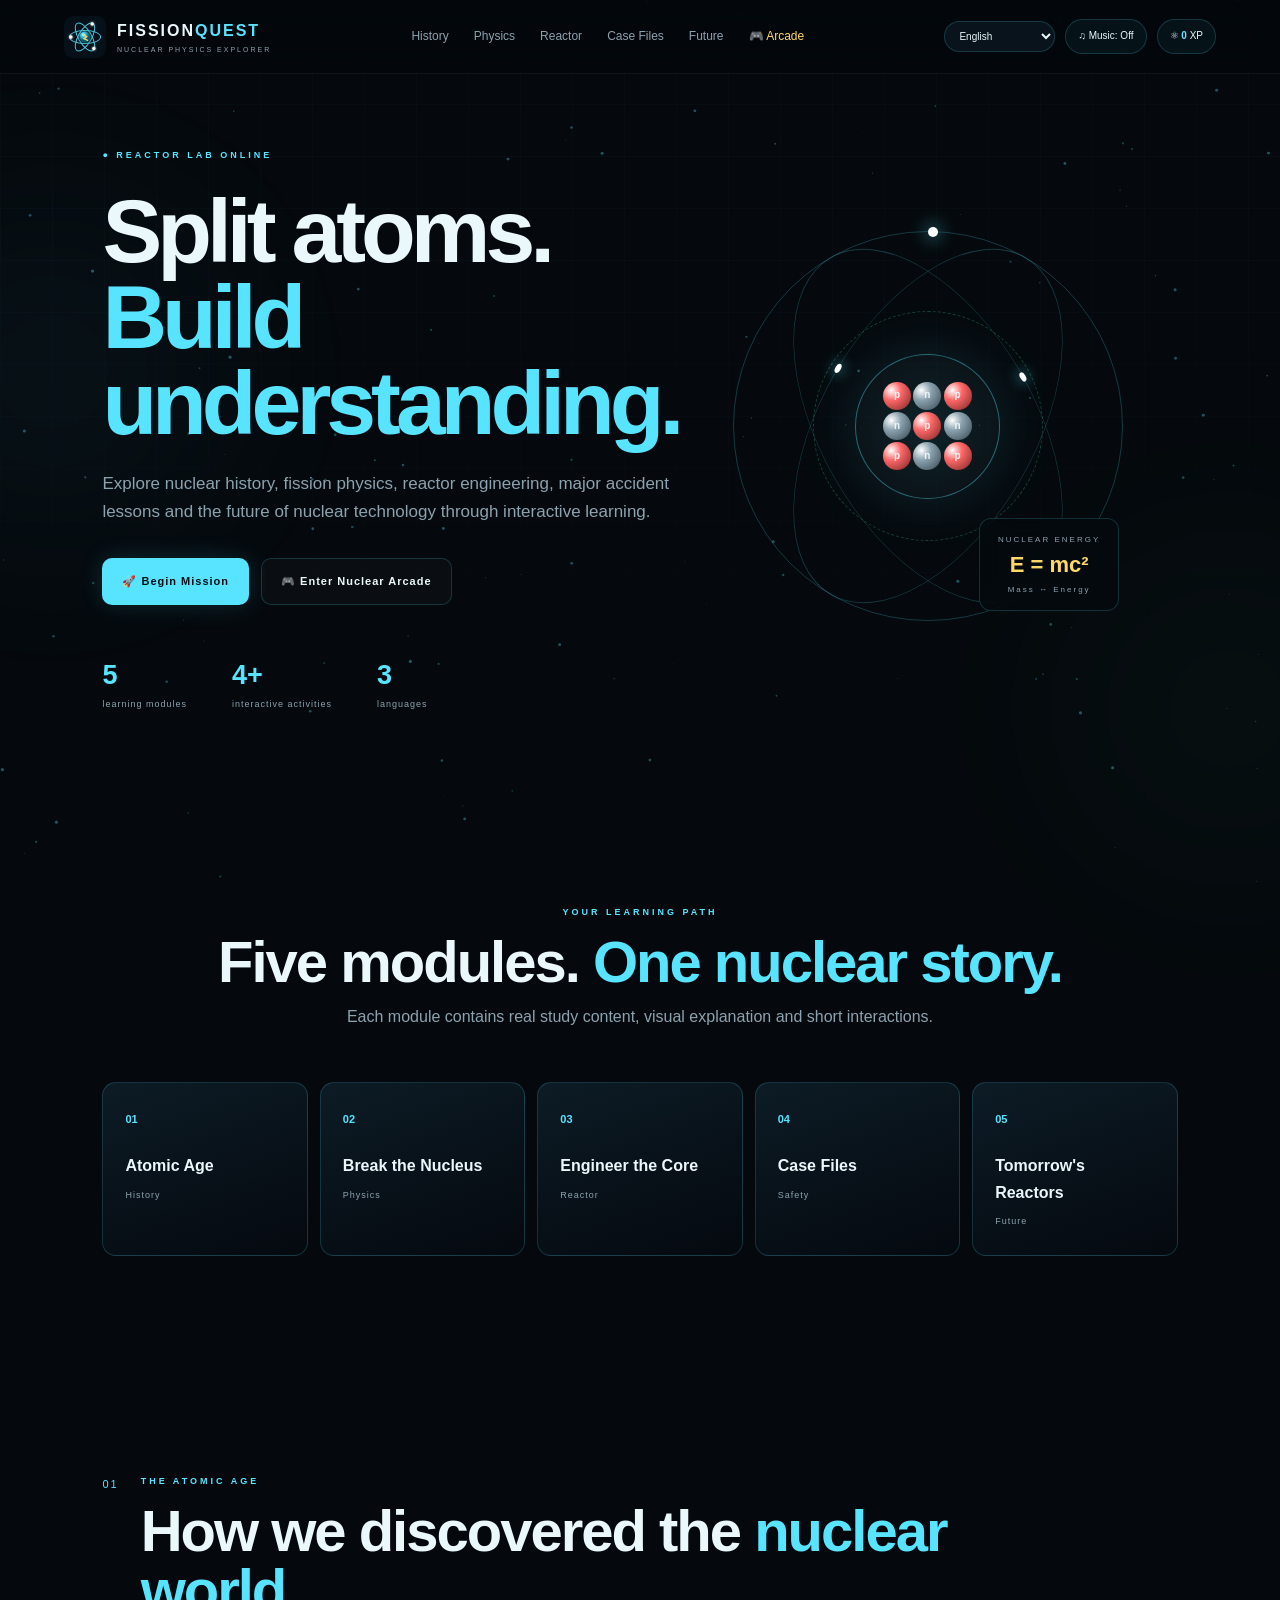
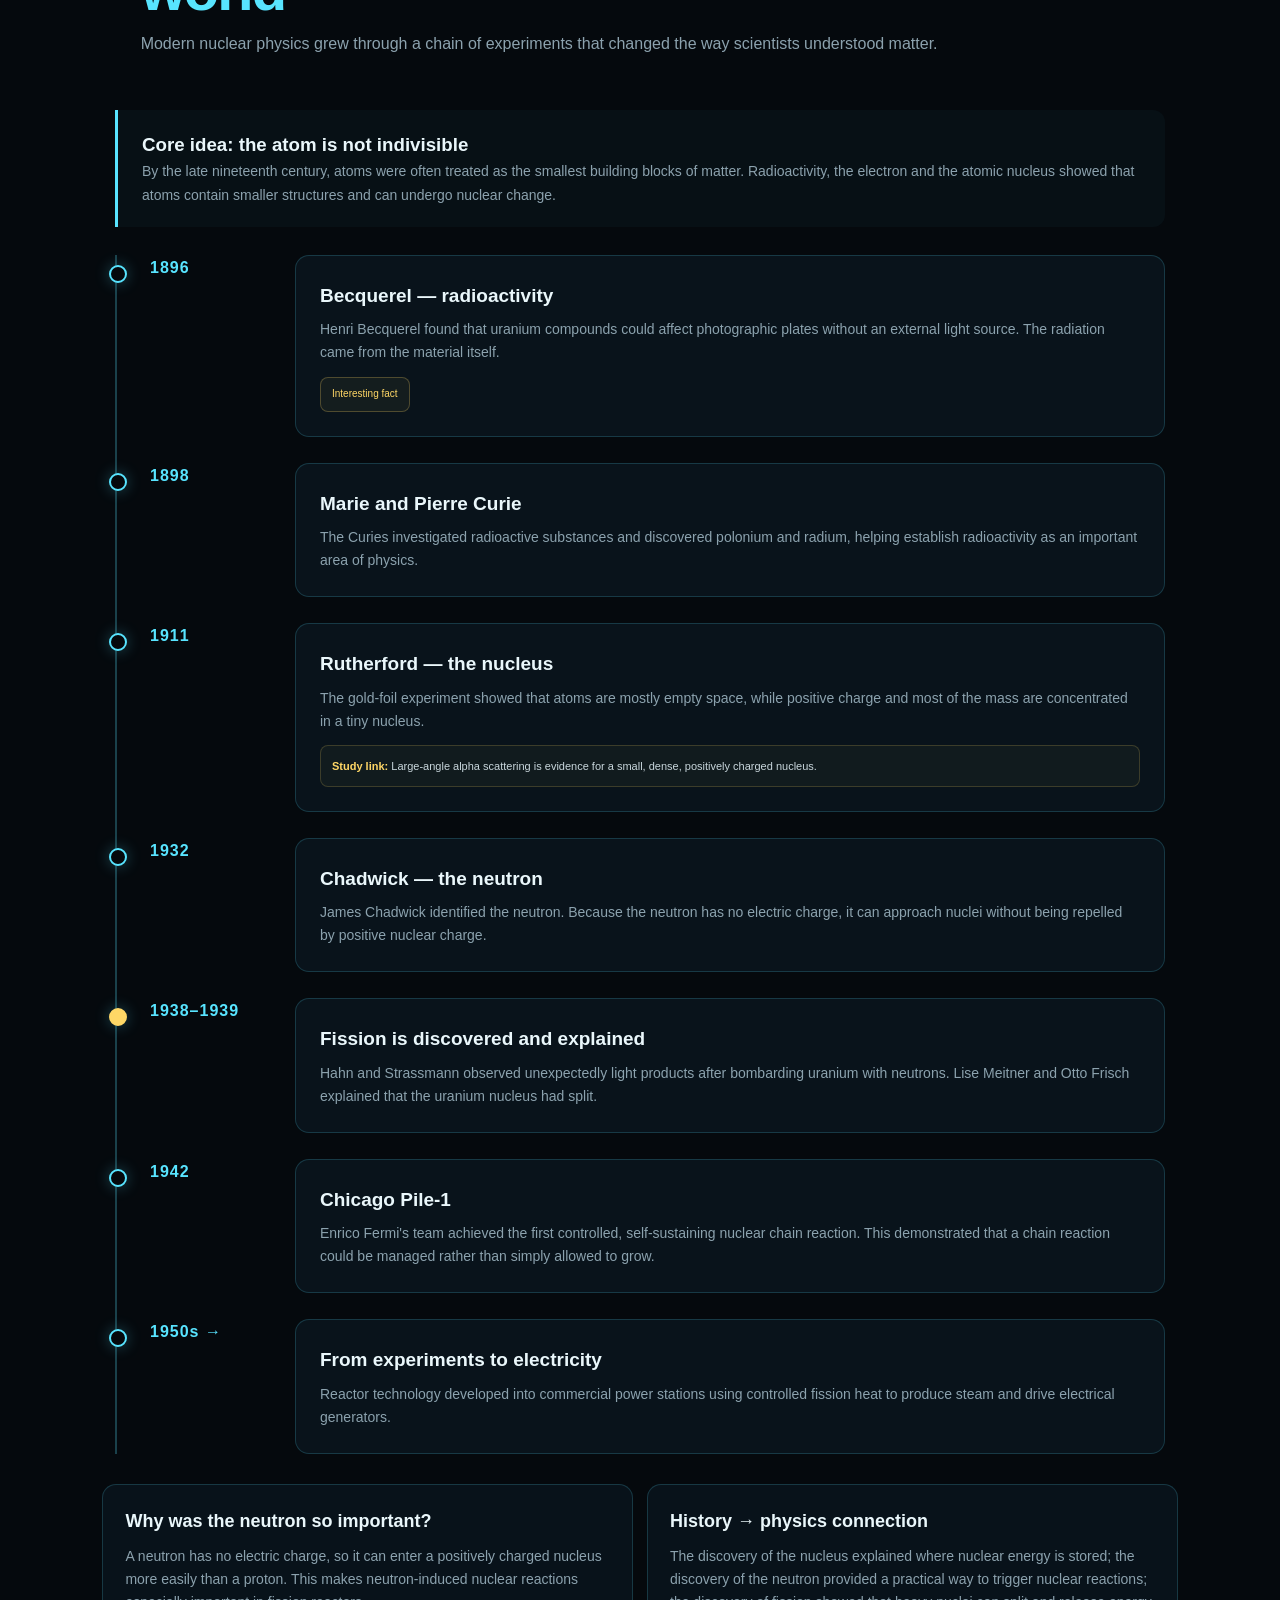
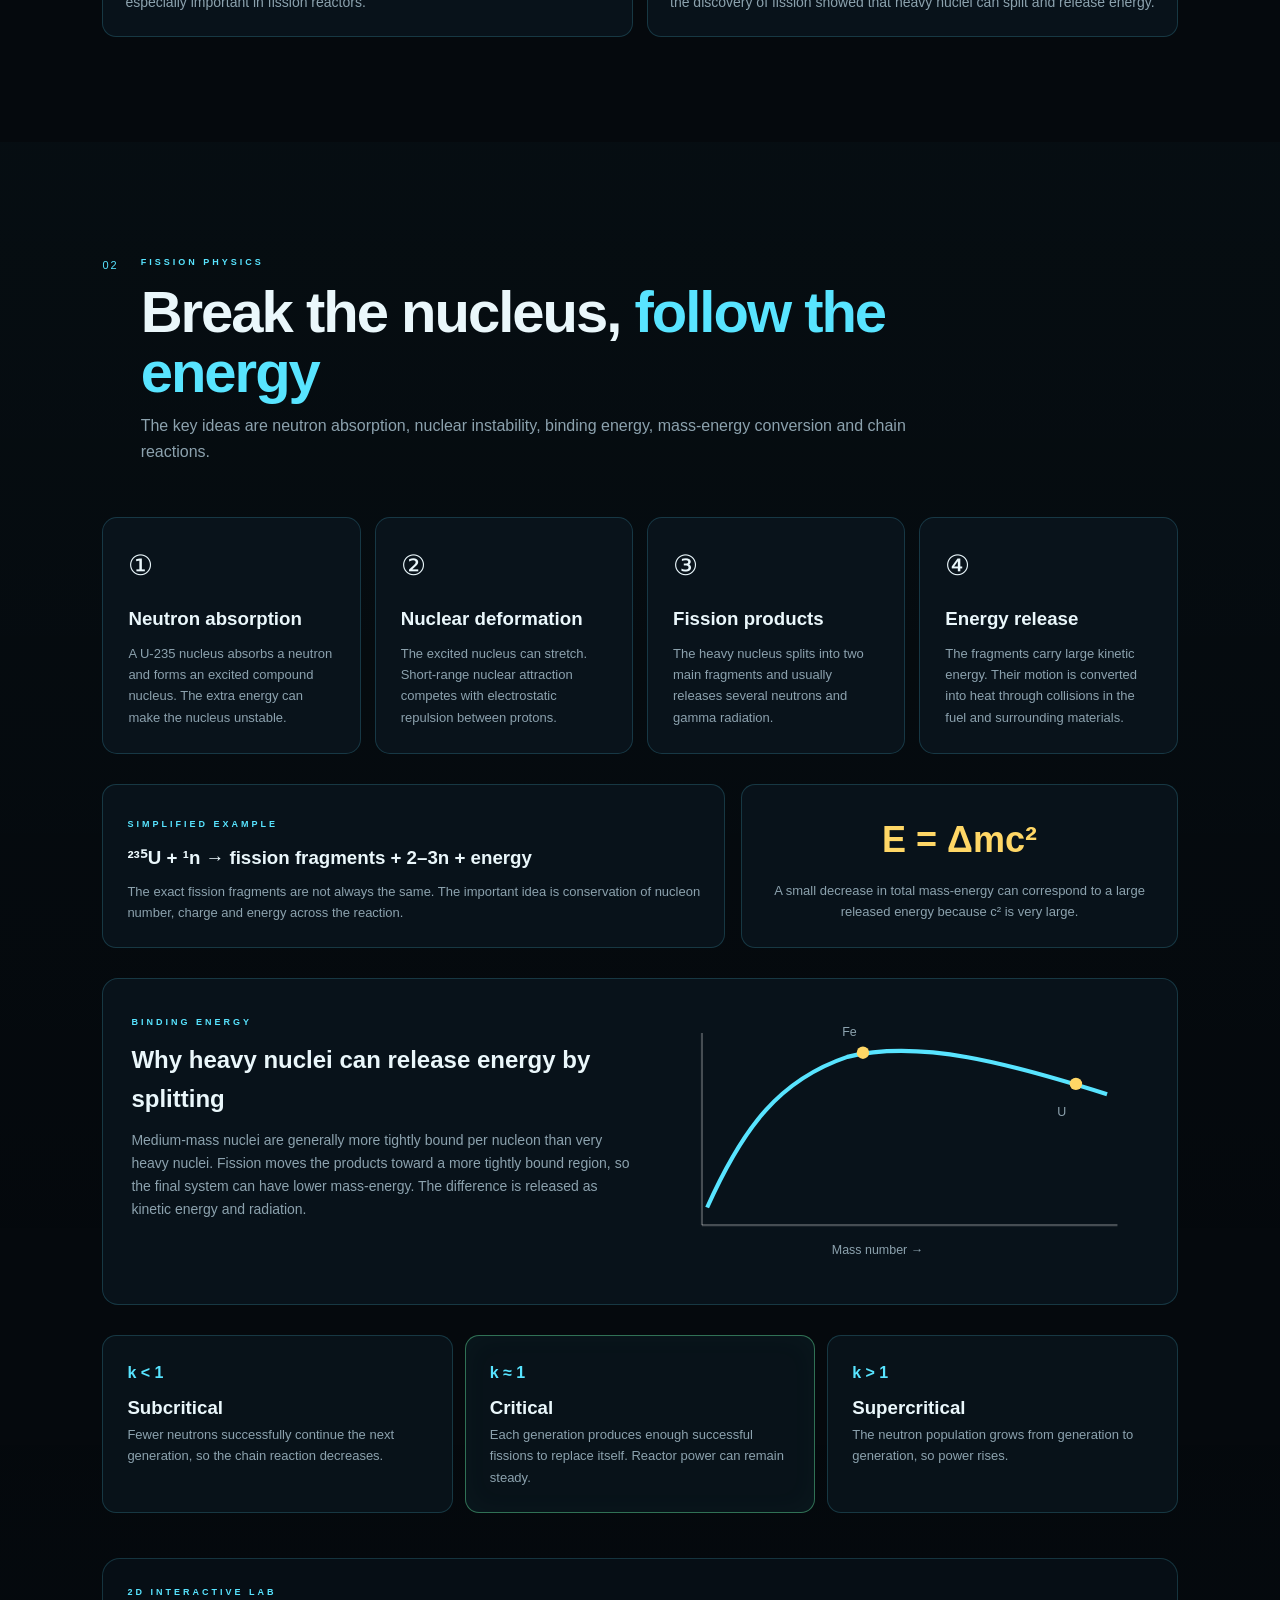
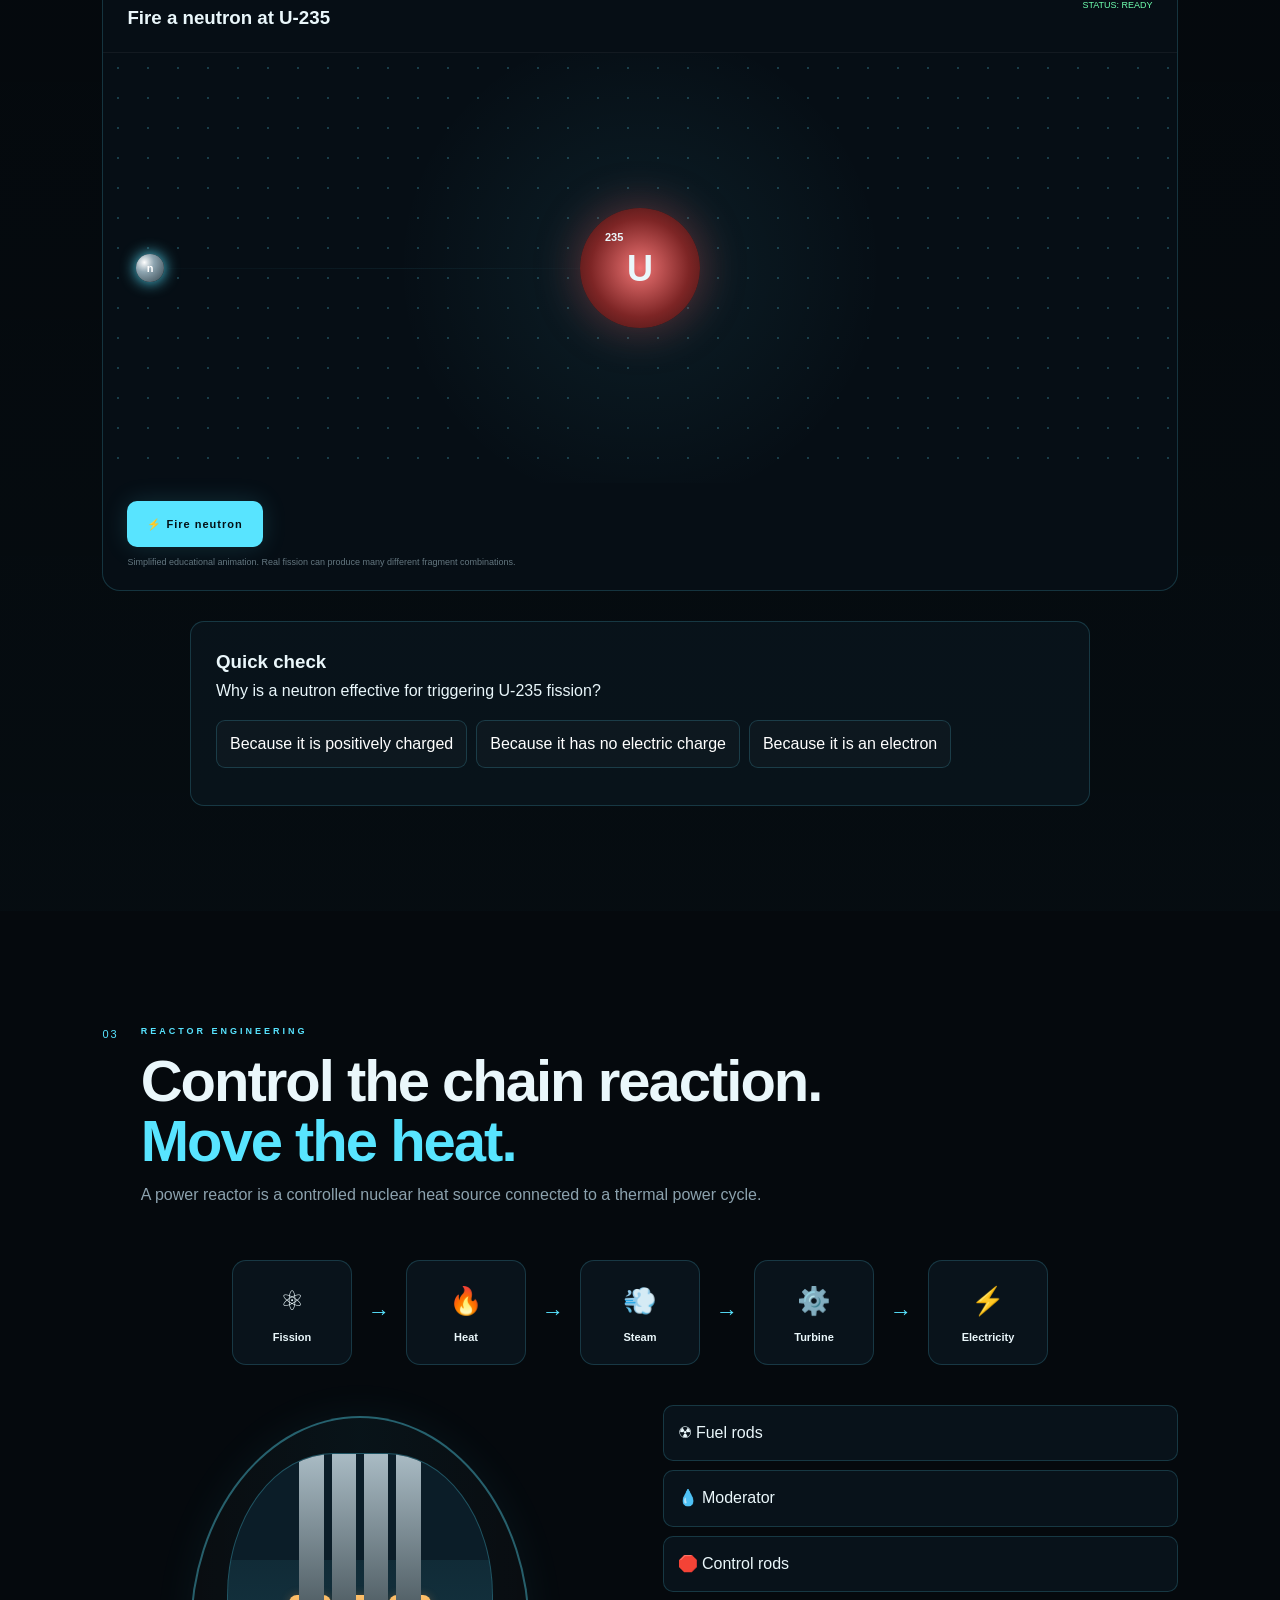
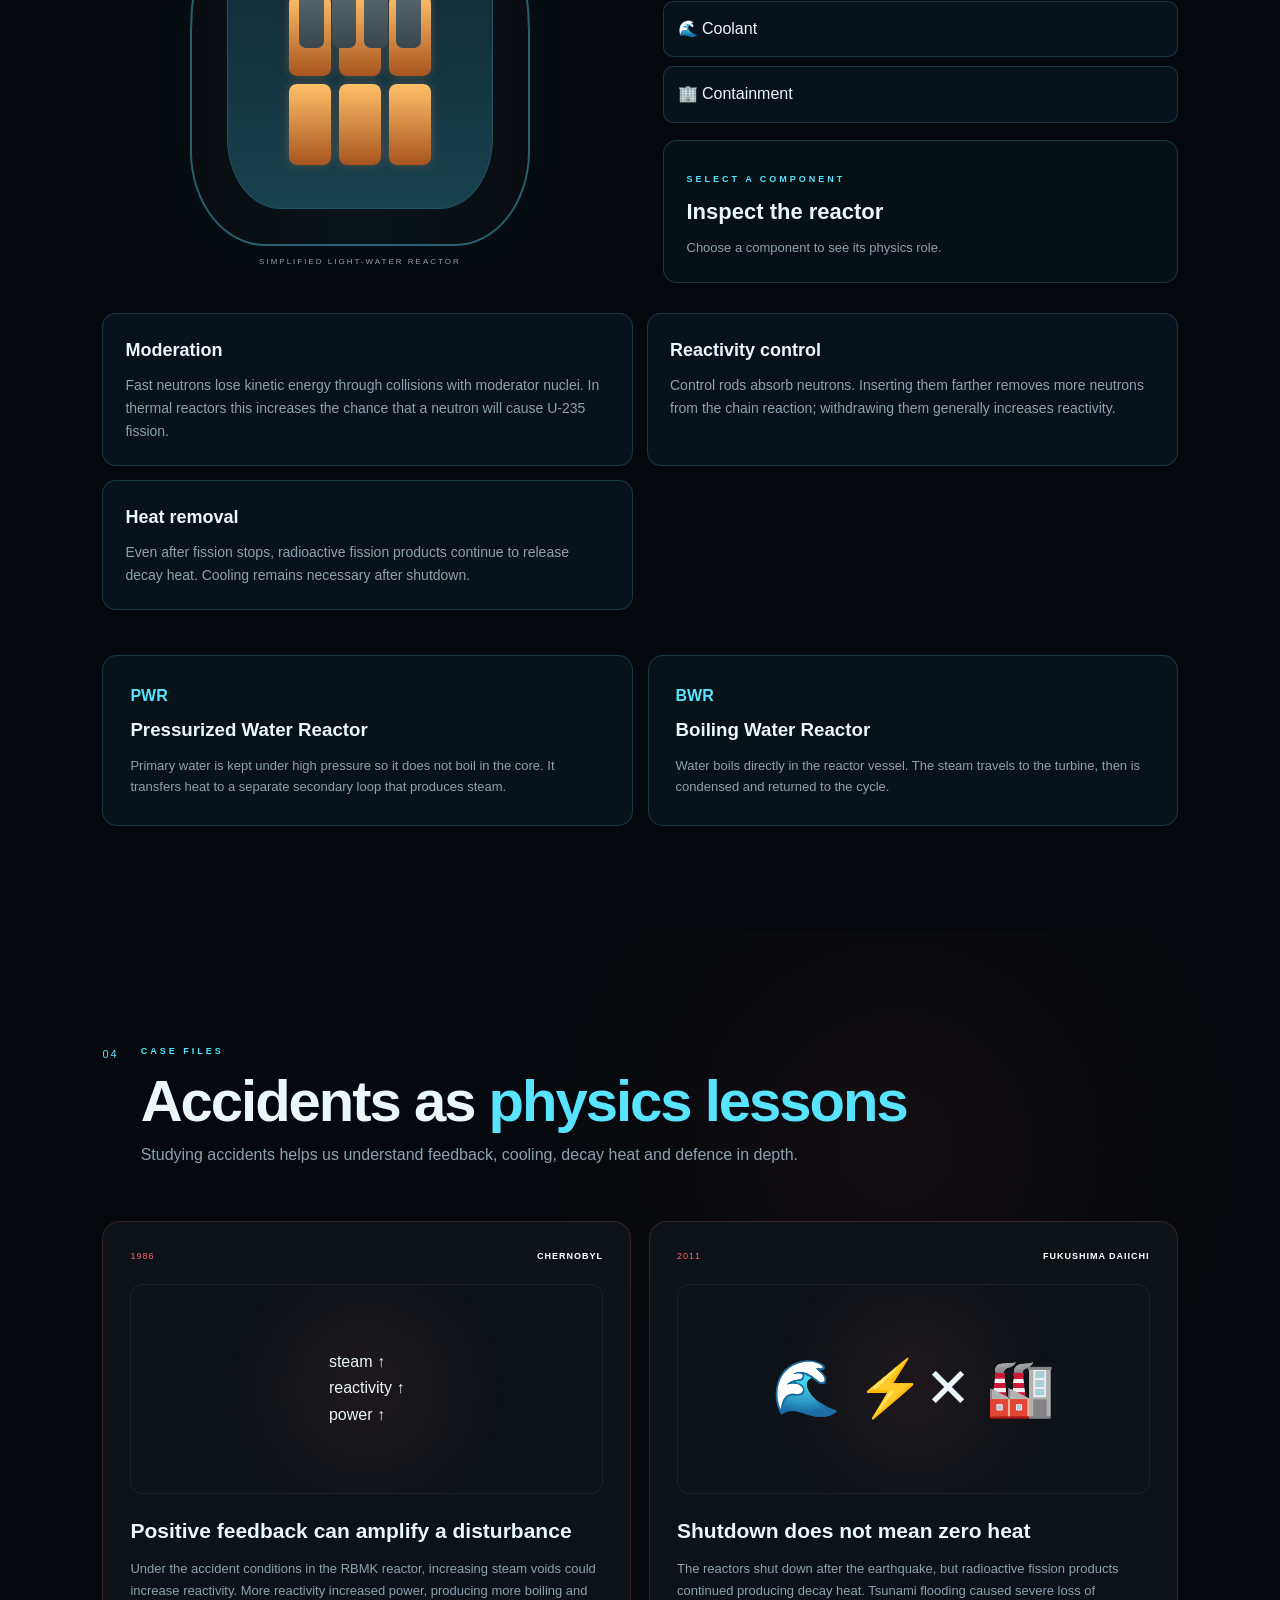
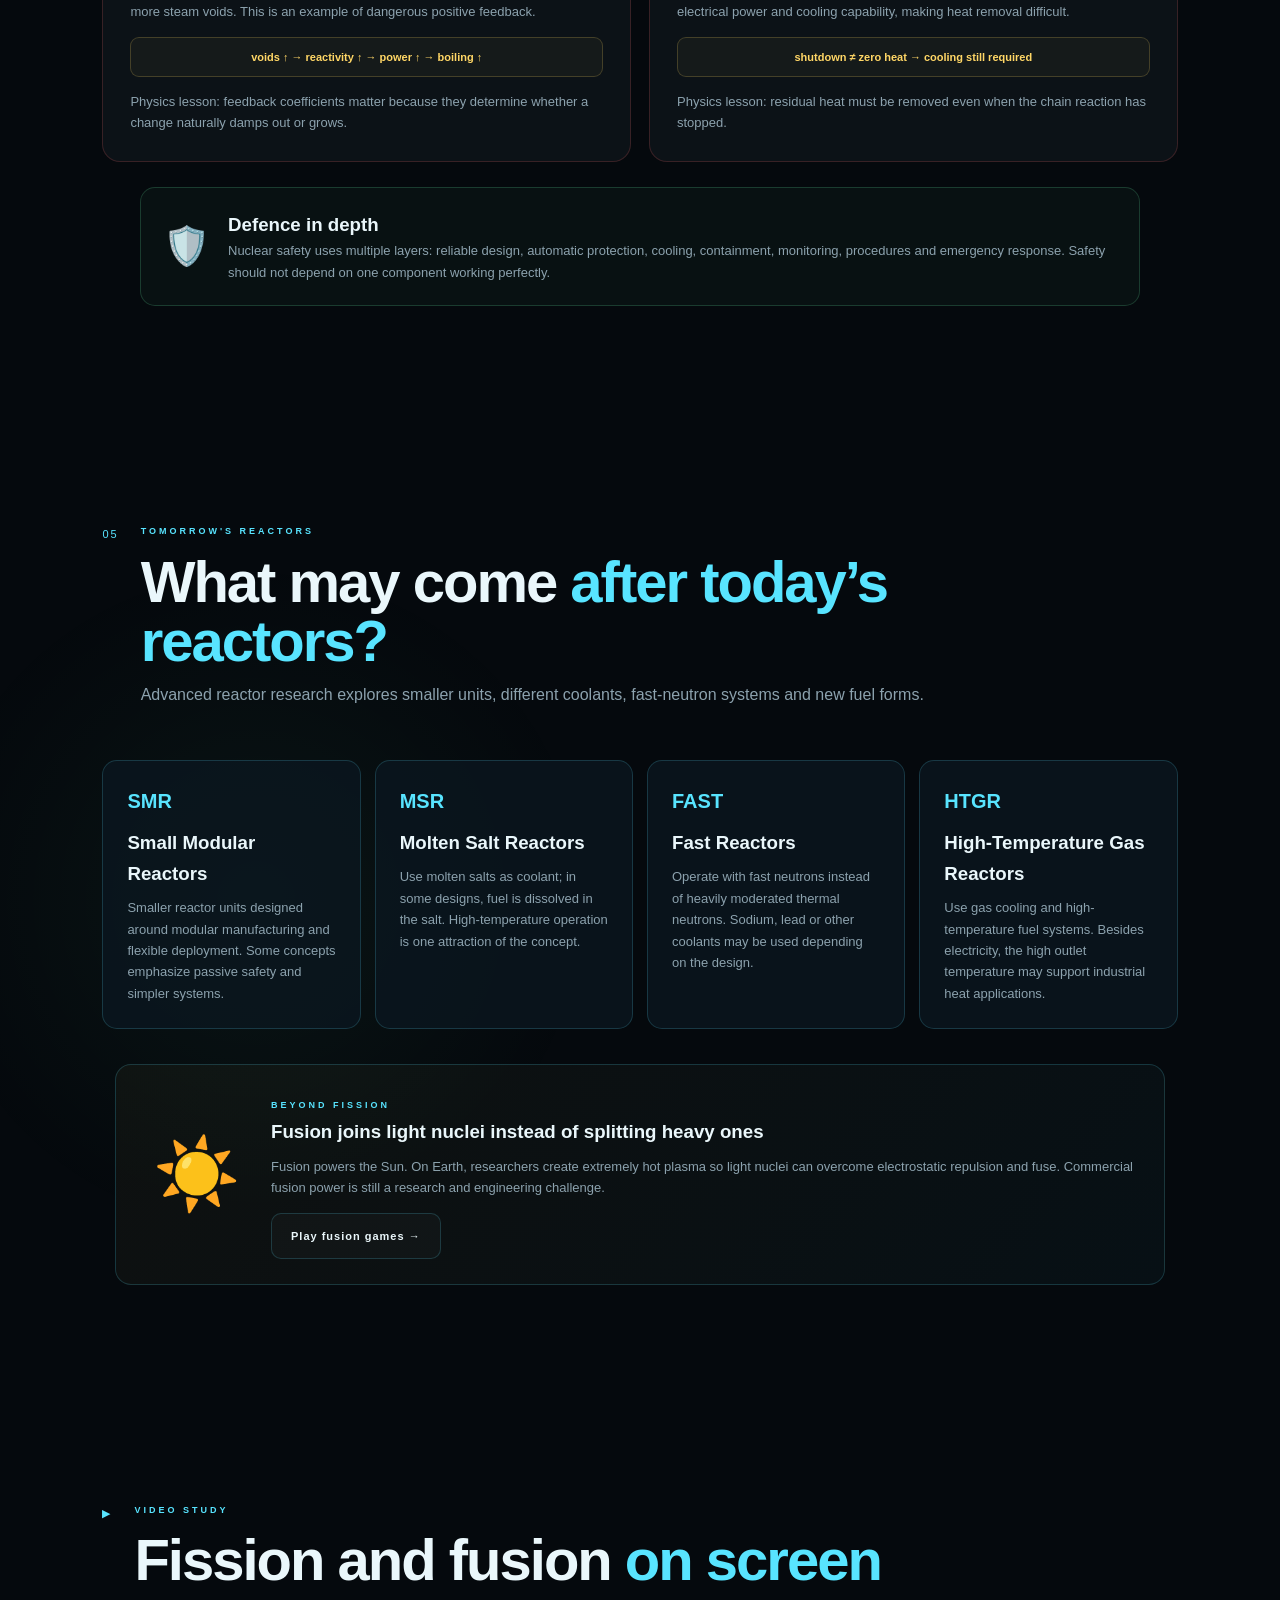
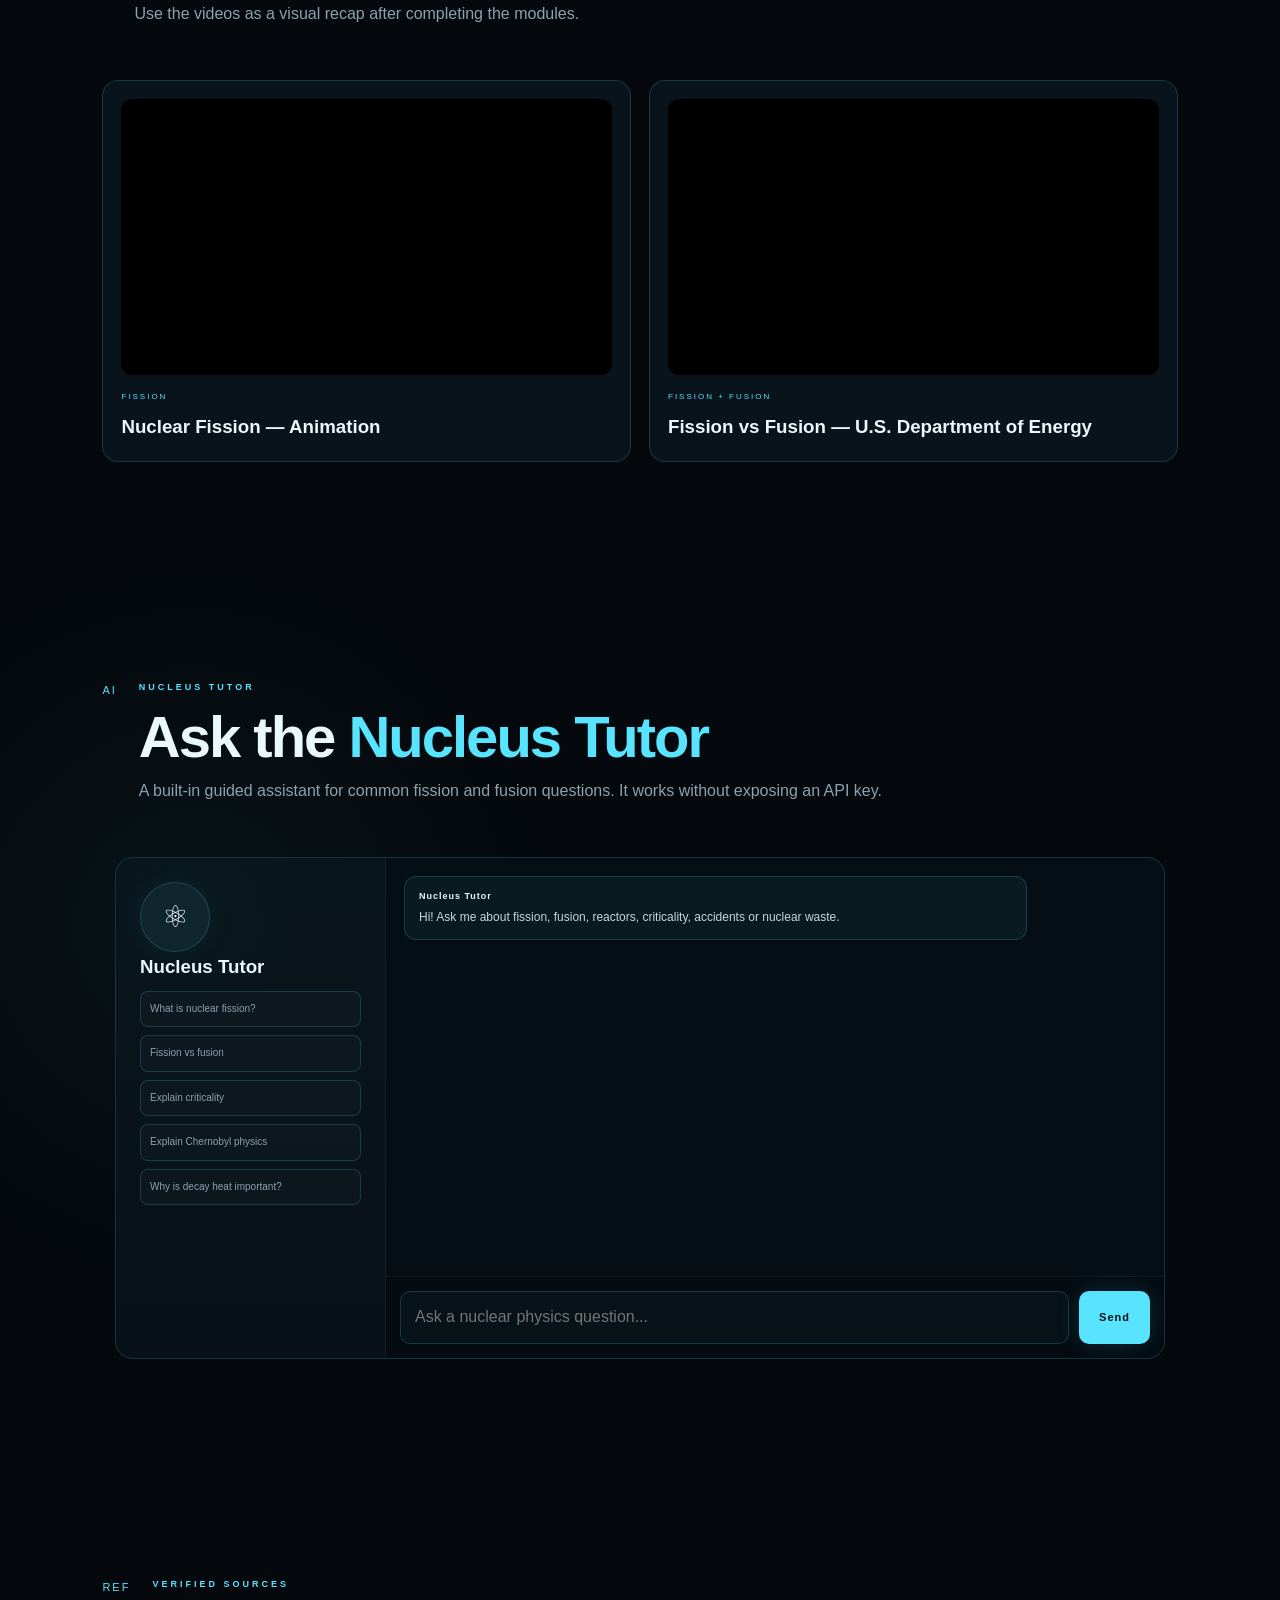
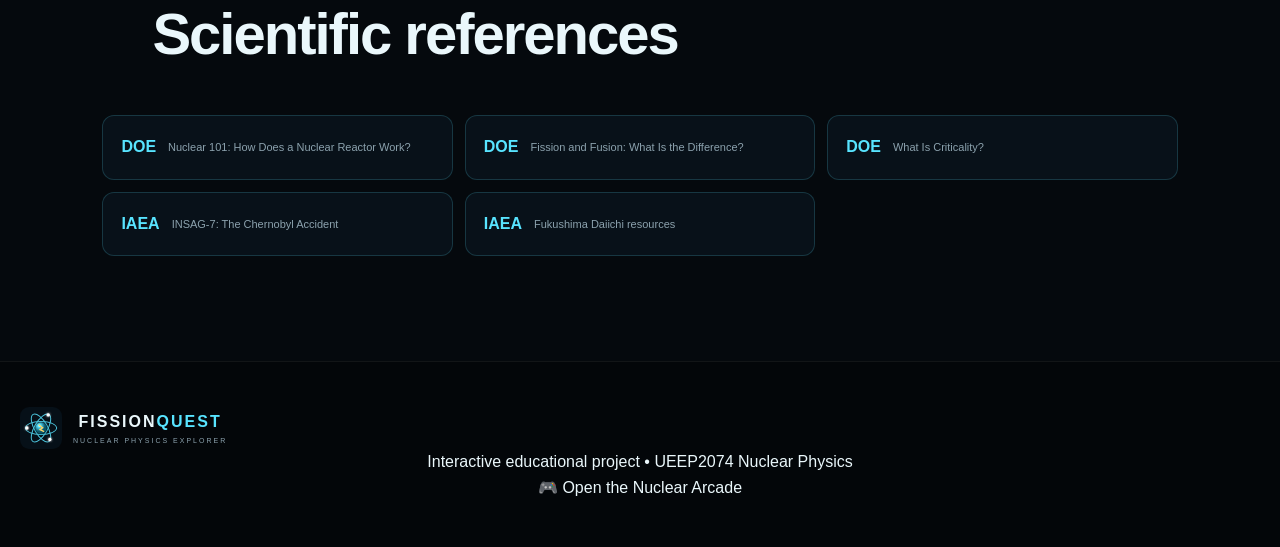
<file: index.html>
<!DOCTYPE html>
<html lang="en">
<head>
<meta charset="UTF-8">
<meta name="viewport" content="width=device-width,initial-scale=1.0">
<meta name="theme-color" content="#061018">
<title>FissionQuest | Nuclear Physics Explorer</title>
<meta name="description" content="Gamified nuclear fission learning website for secondary-school students.">
<link rel="icon" href="favicon.svg" type="image/svg+xml">
<link rel="stylesheet" href="style.css">
</head>
<body data-page="main">
<canvas id="starField"></canvas>
<div class="grid-bg"></div>

<header class="topbar">
  <a class="brand" href="#home"><img src="favicon.svg" alt=""><div><strong>FISSION<span>QUEST</span></strong><small>NUCLEAR PHYSICS EXPLORER</small></div></a>
  <nav id="mainNav">
    <a href="#history" data-i18n="navHistory">History</a>
    <a href="#physics" data-i18n="navPhysics">Physics</a>
    <a href="#reactor" data-i18n="navReactor">Reactor</a>
    <a href="#accidents" data-i18n="navSafety">Case Files</a>
    <a href="#future" data-i18n="navFuture">Future</a>
    <a href="games.html" class="arcade-link">🎮 Arcade</a>
  </nav>
  <div class="top-actions">
    <select id="langSelect" aria-label="Language">
      <option value="en">English</option>
      <option value="zh">中文</option>
      <option value="ms">Bahasa Melayu</option>
    </select>
    <button id="musicBtn" class="chip">♫ Music: Off</button>
    <div class="xp-pill">⚛ <b id="xpTop">0</b> XP</div>
    <button id="menuBtn" class="menu-btn">☰</button>
  </div>
</header>

<main>
<section id="home" class="hero">
  <div class="hero-copy reveal">
    <span class="kicker">● REACTOR LAB ONLINE</span>
    <h1 data-i18n-html="heroTitle">Split atoms.<br><span>Build understanding.</span></h1>
    <p data-i18n="heroText">Explore nuclear history, fission physics, reactor engineering, major accident lessons and the future of nuclear technology through interactive learning.</p>
    <div class="hero-buttons">
      <a class="btn primary" href="#history" data-i18n="beginMission">🚀 Begin Mission</a>
      <a class="btn ghost" href="games.html" data-i18n="enterArcade">🎮 Enter Nuclear Arcade</a>
    </div>
    <div class="hero-stats">
      <div><b>5</b><span data-i18n="statModules">learning modules</span></div>
      <div><b>4+</b><span data-i18n="statGames">interactive activities</span></div>
      <div><b>3</b><span data-i18n="statLanguages">languages</span></div>
    </div>
  </div>
  <div class="hero-reactor reveal">
    <div class="atom-orbit o1"><i></i></div><div class="atom-orbit o2"><i></i></div><div class="atom-orbit o3"><i></i></div><div class="scan-ring"></div>
    <div class="hero-nucleus"><span class="p">p</span><span class="n">n</span><span class="p">p</span><span class="n">n</span><span class="p">p</span><span class="n">n</span><span class="p">p</span><span class="n">n</span><span class="p">p</span></div>
    <div class="hero-readout"><small>NUCLEAR ENERGY</small><b>E = mc²</b><span>Mass ↔ Energy</span></div>
  </div>
</section>

<section class="section-shell mission-section">
  <div class="section-head center reveal">
    <span class="eyebrow" data-i18n="learningPath">YOUR LEARNING PATH</span>
    <h2 data-i18n-html="missionHeading">Five modules. <span>One nuclear story.</span></h2>
    <p data-i18n="missionSub">Each module contains real study content, visual explanation and short interactions.</p>
  </div>
  <div class="mission-track reveal">
    <a href="#history"><b>01</b><span data-i18n="m1">Atomic Age</span><em data-i18n="m1s">History</em></a>
    <a href="#physics"><b>02</b><span data-i18n="m2">Break the Nucleus</span><em data-i18n="m2s">Physics</em></a>
    <a href="#reactor"><b>03</b><span data-i18n="m3">Engineer the Core</span><em data-i18n="m3s">Reactor</em></a>
    <a href="#accidents"><b>04</b><span data-i18n="m4">Case Files</span><em data-i18n="m4s">Safety</em></a>
    <a href="#future"><b>05</b><span data-i18n="m5">Tomorrow's Reactors</span><em data-i18n="m5s">Future</em></a>
  </div>
</section>

<section id="history" class="section-shell">
  <div class="section-head reveal">
    <span class="chapter-no">01</span>
    <div><span class="eyebrow" data-i18n="histEyebrow">THE ATOMIC AGE</span><h2 data-i18n-html="histTitle">How we discovered the <span>nuclear world</span></h2><p data-i18n="histIntro">Modern nuclear physics grew through a chain of experiments that changed the way scientists understood matter.</p></div>
  </div>

  <div class="study-block reveal">
    <h3 data-i18n="histCoreTitle">Core idea: the atom is not indivisible</h3>
    <p data-i18n="histCoreText">By the late nineteenth century, atoms were often treated as the smallest building blocks of matter. Radioactivity, the electron and the atomic nucleus showed that atoms contain smaller structures and can undergo nuclear change.</p>
  </div>

  <div class="timeline">
    <article class="timeline-item reveal"><time>1896</time><div><h3 data-i18n="h1896t">Becquerel — radioactivity</h3><p data-i18n="h1896p">Henri Becquerel found that uranium compounds could affect photographic plates without an external light source. The radiation came from the material itself.</p><button class="fact-btn" data-fact-key="becquerelFact">Interesting fact</button></div></article>
    <article class="timeline-item reveal"><time>1898</time><div><h3 data-i18n="h1898t">Marie and Pierre Curie</h3><p data-i18n="h1898p">The Curies investigated radioactive substances and discovered polonium and radium, helping establish radioactivity as an important area of physics.</p></div></article>
    <article class="timeline-item reveal"><time>1911</time><div><h3 data-i18n="h1911t">Rutherford — the nucleus</h3><p data-i18n="h1911p">The gold-foil experiment showed that atoms are mostly empty space, while positive charge and most of the mass are concentrated in a tiny nucleus.</p><div class="exam-tip"><b>Study link:</b> Large-angle alpha scattering is evidence for a small, dense, positively charged nucleus.</div></div></article>
    <article class="timeline-item reveal"><time>1932</time><div><h3 data-i18n="h1932t">Chadwick — the neutron</h3><p data-i18n="h1932p">James Chadwick identified the neutron. Because the neutron has no electric charge, it can approach nuclei without being repelled by positive nuclear charge.</p></div></article>
    <article class="timeline-item reveal hot"><time>1938–1939</time><div><h3 data-i18n="h1939t">Fission is discovered and explained</h3><p data-i18n="h1939p">Hahn and Strassmann observed unexpectedly light products after bombarding uranium with neutrons. Lise Meitner and Otto Frisch explained that the uranium nucleus had split.</p></div></article>
    <article class="timeline-item reveal"><time>1942</time><div><h3 data-i18n="h1942t">Chicago Pile-1</h3><p data-i18n="h1942p">Enrico Fermi's team achieved the first controlled, self-sustaining nuclear chain reaction. This demonstrated that a chain reaction could be managed rather than simply allowed to grow.</p></div></article>
    <article class="timeline-item reveal"><time>1950s →</time><div><h3 data-i18n="h1950t">From experiments to electricity</h3><p data-i18n="h1950p">Reactor technology developed into commercial power stations using controlled fission heat to produce steam and drive electrical generators.</p></div></article>
  </div>

  <div class="study-grid reveal">
    <article><h3 data-i18n="histQ1">Why was the neutron so important?</h3><p data-i18n="histA1">A neutron has no electric charge, so it can enter a positively charged nucleus more easily than a proton. This makes neutron-induced nuclear reactions especially important in fission reactors.</p></article>
    <article><h3 data-i18n="histQ2">History → physics connection</h3><p data-i18n="histA2">The discovery of the nucleus explained where nuclear energy is stored; the discovery of the neutron provided a practical way to trigger nuclear reactions; the discovery of fission showed that heavy nuclei can split and release energy.</p></article>
  </div>
</section>

<section id="physics" class="section-shell alt-bg">
  <div class="section-head reveal"><span class="chapter-no">02</span><div><span class="eyebrow" data-i18n="physEyebrow">FISSION PHYSICS</span><h2 data-i18n-html="physTitle">Break the nucleus, <span>follow the energy</span></h2><p data-i18n="physIntro">The key ideas are neutron absorption, nuclear instability, binding energy, mass-energy conversion and chain reactions.</p></div></div>

  <div class="concept-grid">
    <article class="concept-card reveal"><span>①</span><h3 data-i18n="p1t">Neutron absorption</h3><p data-i18n="p1p">A U-235 nucleus absorbs a neutron and forms an excited compound nucleus. The extra energy can make the nucleus unstable.</p></article>
    <article class="concept-card reveal"><span>②</span><h3 data-i18n="p2t">Nuclear deformation</h3><p data-i18n="p2p">The excited nucleus can stretch. Short-range nuclear attraction competes with electrostatic repulsion between protons.</p></article>
    <article class="concept-card reveal"><span>③</span><h3 data-i18n="p3t">Fission products</h3><p data-i18n="p3p">The heavy nucleus splits into two main fragments and usually releases several neutrons and gamma radiation.</p></article>
    <article class="concept-card reveal"><span>④</span><h3 data-i18n="p4t">Energy release</h3><p data-i18n="p4p">The fragments carry large kinetic energy. Their motion is converted into heat through collisions in the fuel and surrounding materials.</p></article>
  </div>

  <div class="equation-panel reveal">
    <div><span class="eyebrow">SIMPLIFIED EXAMPLE</span><h3>²³⁵U + ¹n → fission fragments + 2–3n + energy</h3><p data-i18n="eqNote">The exact fission fragments are not always the same. The important idea is conservation of nucleon number, charge and energy across the reaction.</p></div>
    <div class="formula"><b>E = Δmc²</b><span data-i18n="massDefect">A small decrease in total mass-energy can correspond to a large released energy because c² is very large.</span></div>
  </div>

  <div class="binding-card reveal">
    <div><span class="eyebrow" data-i18n="bindEyebrow">BINDING ENERGY</span><h3 data-i18n="bindTitle">Why heavy nuclei can release energy by splitting</h3><p data-i18n="bindText">Medium-mass nuclei are generally more tightly bound per nucleon than very heavy nuclei. Fission moves the products toward a more tightly bound region, so the final system can have lower mass-energy. The difference is released as kinetic energy and radiation.</p></div>
    <div class="binding-curve"><svg viewBox="0 0 480 250"><line x1="50" y1="210" x2="450" y2="210"/><line x1="50" y1="210" x2="50" y2="25"/><path d="M55 193 C90 115 125 70 190 48 C260 31 345 54 440 84"/><circle cx="205" cy="44" r="6"/><circle cx="410" cy="74" r="6"/><text x="185" y="28">Fe</text><text x="392" y="105">U</text><text x="175" y="238">Mass number →</text></svg></div>
  </div>

  <div class="criticality-grid reveal">
    <article><b>k &lt; 1</b><h3 data-i18n="subcritical">Subcritical</h3><p data-i18n="subcriticalText">Fewer neutrons successfully continue the next generation, so the chain reaction decreases.</p></article>
    <article class="critical"><b>k ≈ 1</b><h3 data-i18n="critical">Critical</h3><p data-i18n="criticalText">Each generation produces enough successful fissions to replace itself. Reactor power can remain steady.</p></article>
    <article><b>k &gt; 1</b><h3 data-i18n="supercritical">Supercritical</h3><p data-i18n="supercriticalText">The neutron population grows from generation to generation, so power rises.</p></article>
  </div>

  <div class="fission-lab reveal">
    <div class="lab-head"><div><span class="eyebrow">2D INTERACTIVE LAB</span><h3 data-i18n="fireTitle">Fire a neutron at U-235</h3></div><span id="fissionReadout">STATUS: READY</span></div>
    <div id="fissionStage" class="fission-stage"><div class="incoming-neutron">n</div><div class="u235"><small>235</small>U</div><div class="frag fa">Kr</div><div class="frag fb">Ba</div><div class="outn n1">n</div><div class="outn n2">n</div><div class="outn n3">n</div><div class="burst"></div></div>
    <button id="fireFission" class="btn primary" data-i18n="fireButton">⚡ Fire neutron</button>
    <small class="tiny-note" data-i18n="simNote">Simplified educational animation. Real fission can produce many different fragment combinations.</small>
  </div>

  <div class="mini-check reveal">
    <h3 data-i18n="quickCheck">Quick check</h3>
    <p data-i18n="quickQ">Why is a neutron effective for triggering U-235 fission?</p>
    <div class="inline-choices"><button data-correct="false" data-i18n="qcA">Because it is positively charged</button><button data-correct="true" data-i18n="qcB">Because it has no electric charge</button><button data-correct="false" data-i18n="qcC">Because it is an electron</button></div>
    <p id="quickFeedback"></p>
  </div>
</section>

<section id="reactor" class="section-shell">
  <div class="section-head reveal"><span class="chapter-no">03</span><div><span class="eyebrow" data-i18n="reactEyebrow">REACTOR ENGINEERING</span><h2 data-i18n-html="reactTitle">Control the chain reaction. <span>Move the heat.</span></h2><p data-i18n="reactIntro">A power reactor is a controlled nuclear heat source connected to a thermal power cycle.</p></div></div>
  <div class="energy-chain reveal"><div>⚛<b data-i18n="ecFission">Fission</b></div><i>→</i><div>🔥<b data-i18n="ecHeat">Heat</b></div><i>→</i><div>💨<b data-i18n="ecSteam">Steam</b></div><i>→</i><div>⚙️<b data-i18n="ecTurbine">Turbine</b></div><i>→</i><div>⚡<b data-i18n="ecElectricity">Electricity</b></div></div>

  <div class="reactor-explorer reveal">
    <div class="reactor-diagram"><div class="containment-shell"><div class="vessel"><div class="control-bank"><i></i><i></i><i></i><i></i></div><div class="water-zone"></div><div class="fuel-bank"><i></i><i></i><i></i><i></i><i></i><i></i></div></div></div><small data-i18n="reactDiagram">SIMPLIFIED LIGHT-WATER REACTOR</small></div>
    <div class="component-tabs">
      <button data-comp="fuel" data-i18n="fuel">☢ Fuel rods</button><button data-comp="moderator" data-i18n="moderator">💧 Moderator</button><button data-comp="control" data-i18n="controlRods">🛑 Control rods</button><button data-comp="coolant" data-i18n="coolant">🌊 Coolant</button><button data-comp="containment" data-i18n="containment">🏢 Containment</button>
      <div id="componentInfo" class="component-info"><span class="eyebrow" data-i18n="selectComp">SELECT A COMPONENT</span><h3 data-i18n="selectCompTitle">Inspect the reactor</h3><p data-i18n="selectCompText">Choose a component to see its physics role.</p></div>
    </div>
  </div>

  <div class="study-grid reveal">
    <article><h3 data-i18n="moderationTitle">Moderation</h3><p data-i18n="moderationText">Fast neutrons lose kinetic energy through collisions with moderator nuclei. In thermal reactors this increases the chance that a neutron will cause U-235 fission.</p></article>
    <article><h3 data-i18n="controlTitle">Reactivity control</h3><p data-i18n="controlText">Control rods absorb neutrons. Inserting them farther removes more neutrons from the chain reaction; withdrawing them generally increases reactivity.</p></article>
    <article><h3 data-i18n="coolingTitle">Heat removal</h3><p data-i18n="coolingText">Even after fission stops, radioactive fission products continue to release decay heat. Cooling remains necessary after shutdown.</p></article>
  </div>

  <div class="pwr-bwr reveal">
    <article><span>PWR</span><h3 data-i18n="pwrTitle">Pressurized Water Reactor</h3><p data-i18n="pwrText">Primary water is kept under high pressure so it does not boil in the core. It transfers heat to a separate secondary loop that produces steam.</p></article>
    <article><span>BWR</span><h3 data-i18n="bwrTitle">Boiling Water Reactor</h3><p data-i18n="bwrText">Water boils directly in the reactor vessel. The steam travels to the turbine, then is condensed and returned to the cycle.</p></article>
  </div>
</section>

<section id="accidents" class="section-shell danger-bg">
  <div class="section-head reveal"><span class="chapter-no">04</span><div><span class="eyebrow" data-i18n="caseEyebrow">CASE FILES</span><h2 data-i18n-html="caseTitle">Accidents as <span>physics lessons</span></h2><p data-i18n="caseIntro">Studying accidents helps us understand feedback, cooling, decay heat and defence in depth.</p></div></div>
  <div class="case-grid">
    <article class="case-card reveal"><header><span>1986</span><b>CHERNOBYL</b></header><div class="case-visual"><div class="void-loop">steam ↑<br>reactivity ↑<br>power ↑</div></div><h3 data-i18n="chernTitle">Positive feedback can amplify a disturbance</h3><p data-i18n="chernText">Under the accident conditions in the RBMK reactor, increasing steam voids could increase reactivity. More reactivity increased power, producing more boiling and more steam voids. This is an example of dangerous positive feedback.</p><div class="physics-line">voids ↑ → reactivity ↑ → power ↑ → boiling ↑</div><p class="lesson" data-i18n="chernLesson"><b>Physics lesson:</b> feedback coefficients matter because they determine whether a change naturally damps out or grows.</p></article>
    <article class="case-card reveal"><header><span>2011</span><b>FUKUSHIMA DAIICHI</b></header><div class="case-visual"><div class="big-icons">🌊 ⚡✕ 🏭</div></div><h3 data-i18n="fukuTitle">Shutdown does not mean zero heat</h3><p data-i18n="fukuText">The reactors shut down after the earthquake, but radioactive fission products continued producing decay heat. Tsunami flooding caused severe loss of electrical power and cooling capability, making heat removal difficult.</p><div class="physics-line">shutdown ≠ zero heat → cooling still required</div><p class="lesson" data-i18n="fukuLesson"><b>Physics lesson:</b> residual heat must be removed even when the chain reaction has stopped.</p></article>
  </div>
  <div class="safety-note reveal"><span>🛡️</span><div><h3 data-i18n="defenceTitle">Defence in depth</h3><p data-i18n="defenceText">Nuclear safety uses multiple layers: reliable design, automatic protection, cooling, containment, monitoring, procedures and emergency response. Safety should not depend on one component working perfectly.</p></div></div>
</section>

<section id="future" class="section-shell future-bg">
  <div class="section-head reveal"><span class="chapter-no">05</span><div><span class="eyebrow" data-i18n="futureEyebrow">TOMORROW'S REACTORS</span><h2 data-i18n-html="futureTitle">What may come <span>after today's reactors?</span></h2><p data-i18n="futureIntro">Advanced reactor research explores smaller units, different coolants, fast-neutron systems and new fuel forms.</p></div></div>
  <div class="future-cards">
    <article class="reveal"><b>SMR</b><h3 data-i18n="smrTitle">Small Modular Reactors</h3><p data-i18n="smrText">Smaller reactor units designed around modular manufacturing and flexible deployment. Some concepts emphasize passive safety and simpler systems.</p></article>
    <article class="reveal"><b>MSR</b><h3 data-i18n="msrTitle">Molten Salt Reactors</h3><p data-i18n="msrText">Use molten salts as coolant; in some designs, fuel is dissolved in the salt. High-temperature operation is one attraction of the concept.</p></article>
    <article class="reveal"><b>FAST</b><h3 data-i18n="fastTitle">Fast Reactors</h3><p data-i18n="fastText">Operate with fast neutrons instead of heavily moderated thermal neutrons. Sodium, lead or other coolants may be used depending on the design.</p></article>
    <article class="reveal"><b>HTGR</b><h3 data-i18n="htgrTitle">High-Temperature Gas Reactors</h3><p data-i18n="htgrText">Use gas cooling and high-temperature fuel systems. Besides electricity, the high outlet temperature may support industrial heat applications.</p></article>
  </div>
  <div class="fusion-bridge reveal"><div class="fusion-sun">☀️</div><div><span class="eyebrow" data-i18n="fusionBridge">BEYOND FISSION</span><h3 data-i18n="fusionTitle">Fusion joins light nuclei instead of splitting heavy ones</h3><p data-i18n="fusionText">Fusion powers the Sun. On Earth, researchers create extremely hot plasma so light nuclei can overcome electrostatic repulsion and fuse. Commercial fusion power is still a research and engineering challenge.</p><a class="btn ghost" href="games.html#fusion-zone" data-i18n="fusionGame">Play fusion games →</a></div></div>
</section>

<section class="section-shell videos">
  <div class="section-head reveal"><span class="chapter-no">▶</span><div><span class="eyebrow" data-i18n="videoEyebrow">VIDEO STUDY</span><h2 data-i18n-html="videoTitle">Fission and fusion <span>on screen</span></h2><p data-i18n="videoIntro">Use the videos as a visual recap after completing the modules.</p></div></div>
  <div class="video-grid">
    <article class="video-card reveal"><div class="video-frame"><iframe src="https://www.youtube.com/embed/zyE-PVQh3Wc" title="Nuclear fission animation" allowfullscreen></iframe></div><span>FISSION</span><h3>Nuclear Fission — Animation</h3></article>
    <article class="video-card reveal"><div class="video-frame"><iframe src="https://www.youtube.com/embed/2W-GEE6YU4M" title="Fission vs fusion" allowfullscreen></iframe></div><span>FISSION + FUSION</span><h3>Fission vs Fusion — U.S. Department of Energy</h3></article>
  </div>
</section>

<section class="section-shell tutor-bg">
  <div class="section-head reveal"><span class="chapter-no">AI</span><div><span class="eyebrow">NUCLEUS TUTOR</span><h2 data-i18n-html="tutorTitle">Ask the <span>Nucleus Tutor</span></h2><p data-i18n="tutorIntro">A built-in guided assistant for common fission and fusion questions. It works without exposing an API key.</p></div></div>
  <div class="tutor-wrap reveal">
    <aside><div class="bot-avatar">⚛</div><h3>Nucleus Tutor</h3><button class="suggestion">What is nuclear fission?</button><button class="suggestion">Fission vs fusion</button><button class="suggestion">Explain criticality</button><button class="suggestion">Explain Chernobyl physics</button><button class="suggestion">Why is decay heat important?</button></aside>
    <div class="chat"><div id="chatLog" class="chat-log" aria-live="polite"><div class="msg bot"><b>Nucleus Tutor</b><p data-i18n="tutorHello">Hi! Ask me about fission, fusion, reactors, criticality, accidents or nuclear waste.</p></div></div><form id="chatForm" autocomplete="off"><input id="chatInput" type="text" placeholder="Ask a nuclear physics question..." aria-label="Ask Nucleus Tutor"><button class="btn primary" type="submit">Send</button></form></div>
  </div>
</section>

<section class="section-shell refs">
  <div class="section-head reveal"><span class="chapter-no">REF</span><div><span class="eyebrow">VERIFIED SOURCES</span><h2>Scientific references</h2></div></div>
  <div class="ref-grid reveal">
    <a href="https://www.energy.gov/ne/articles/nuclear-101-how-does-nuclear-reactor-work" target="_blank"><b>DOE</b><span>Nuclear 101: How Does a Nuclear Reactor Work?</span></a>
    <a href="https://www.energy.gov/ne/articles/fission-and-fusion-what-difference" target="_blank"><b>DOE</b><span>Fission and Fusion: What Is the Difference?</span></a>
    <a href="https://www.energy.gov/ne/articles/what-criticality-and-7-other-misunderstood-nuclear-energy-terms" target="_blank"><b>DOE</b><span>What Is Criticality?</span></a>
    <a href="https://www-pub.iaea.org/MTCD/Publications/PDF/Pub913e_web.pdf" target="_blank"><b>IAEA</b><span>INSAG-7: The Chernobyl Accident</span></a>
    <a href="https://www.iaea.org/topics/response/fukushima-daiichi-nuclear-accident" target="_blank"><b>IAEA</b><span>Fukushima Daiichi resources</span></a>
  </div>
</section>
</main>

<div id="toast" class="toast"></div>
<div id="memeModal" class="meme-modal"><div class="meme-card"><button id="memeClose">×</button><div id="memeEmoji">😎</div><small>FISSIONQUEST REACTION</small><h2 id="memeTitle">Well done!</h2><p id="memeText">Nice work.</p><div id="memeXP">+0 XP</div></div></div>
<footer><div class="brand"><img src="favicon.svg" alt=""><div><strong>FISSION<span>QUEST</span></strong><small>NUCLEAR PHYSICS EXPLORER</small></div></div><p>Interactive educational project • UEEP2074 Nuclear Physics</p><a href="games.html">🎮 Open the Nuclear Arcade</a></footer>
<script src="script.js"></script>
</body>
</html>
</file>
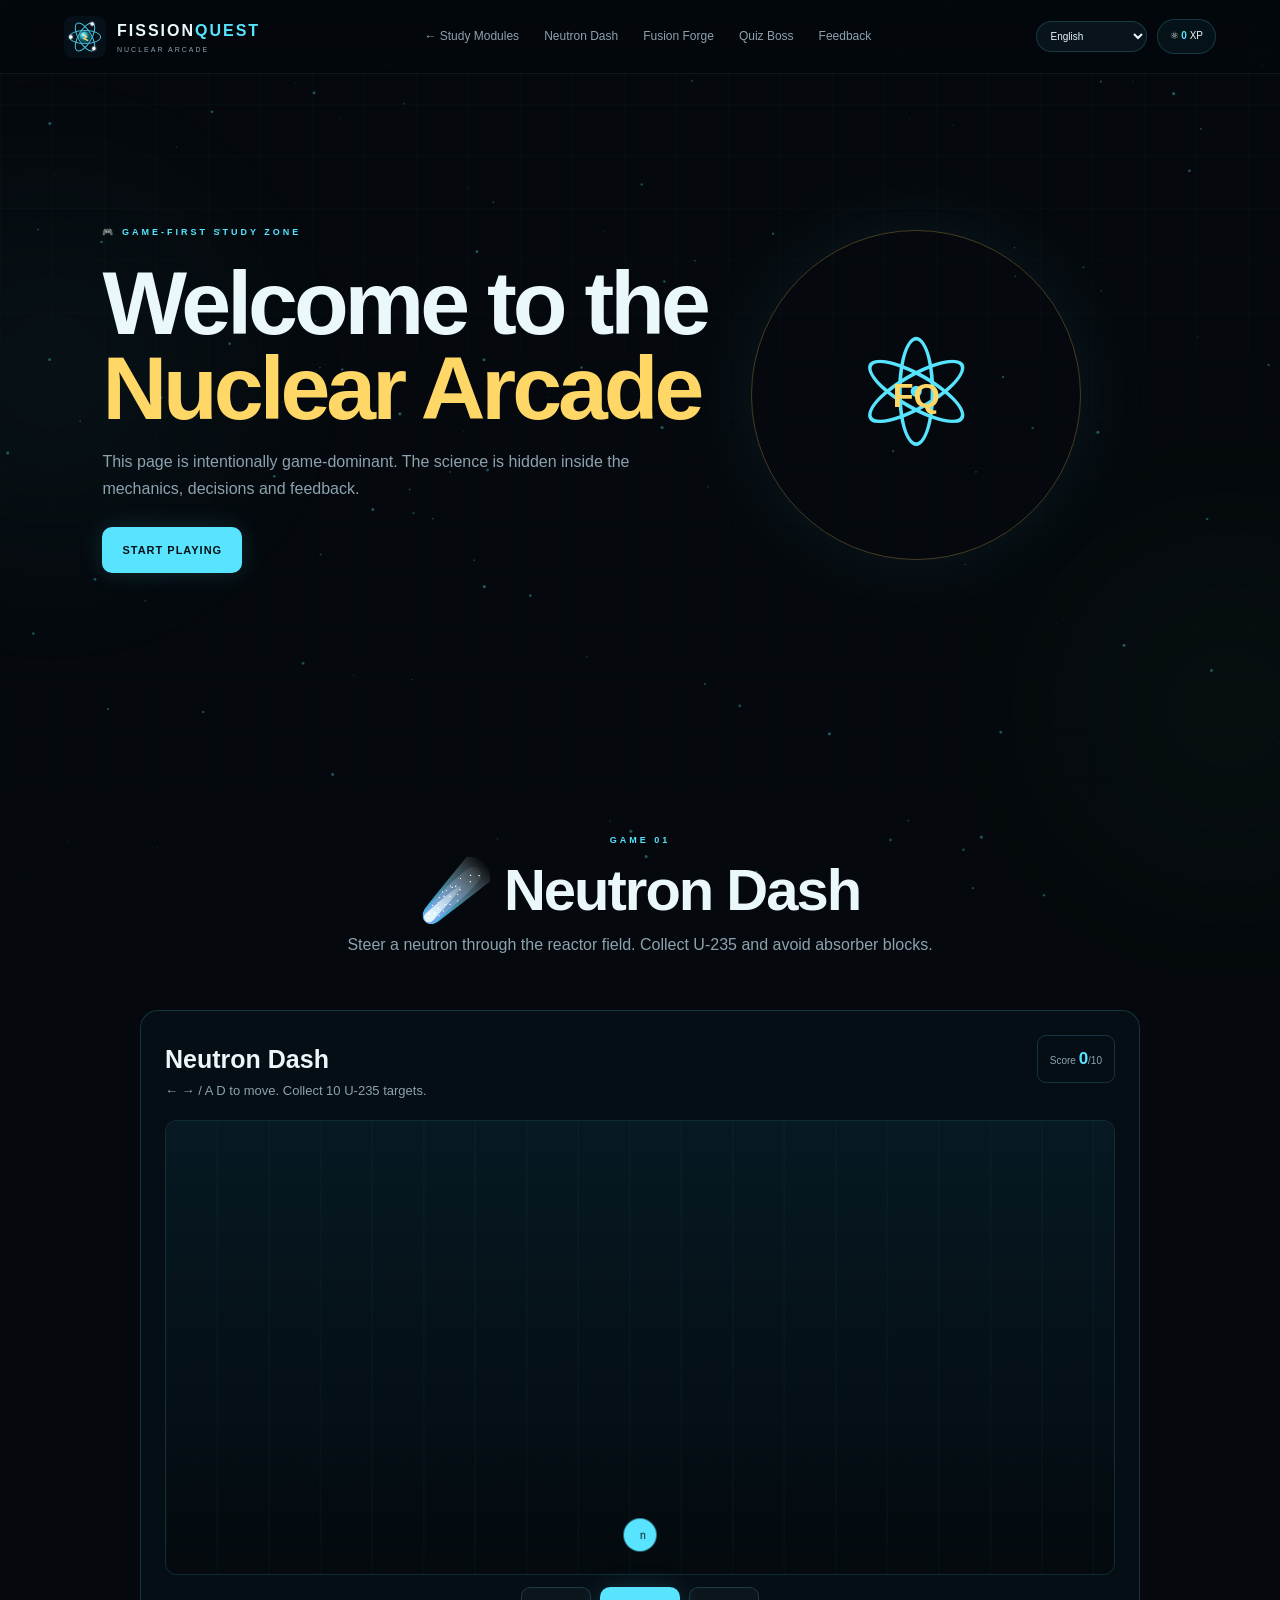
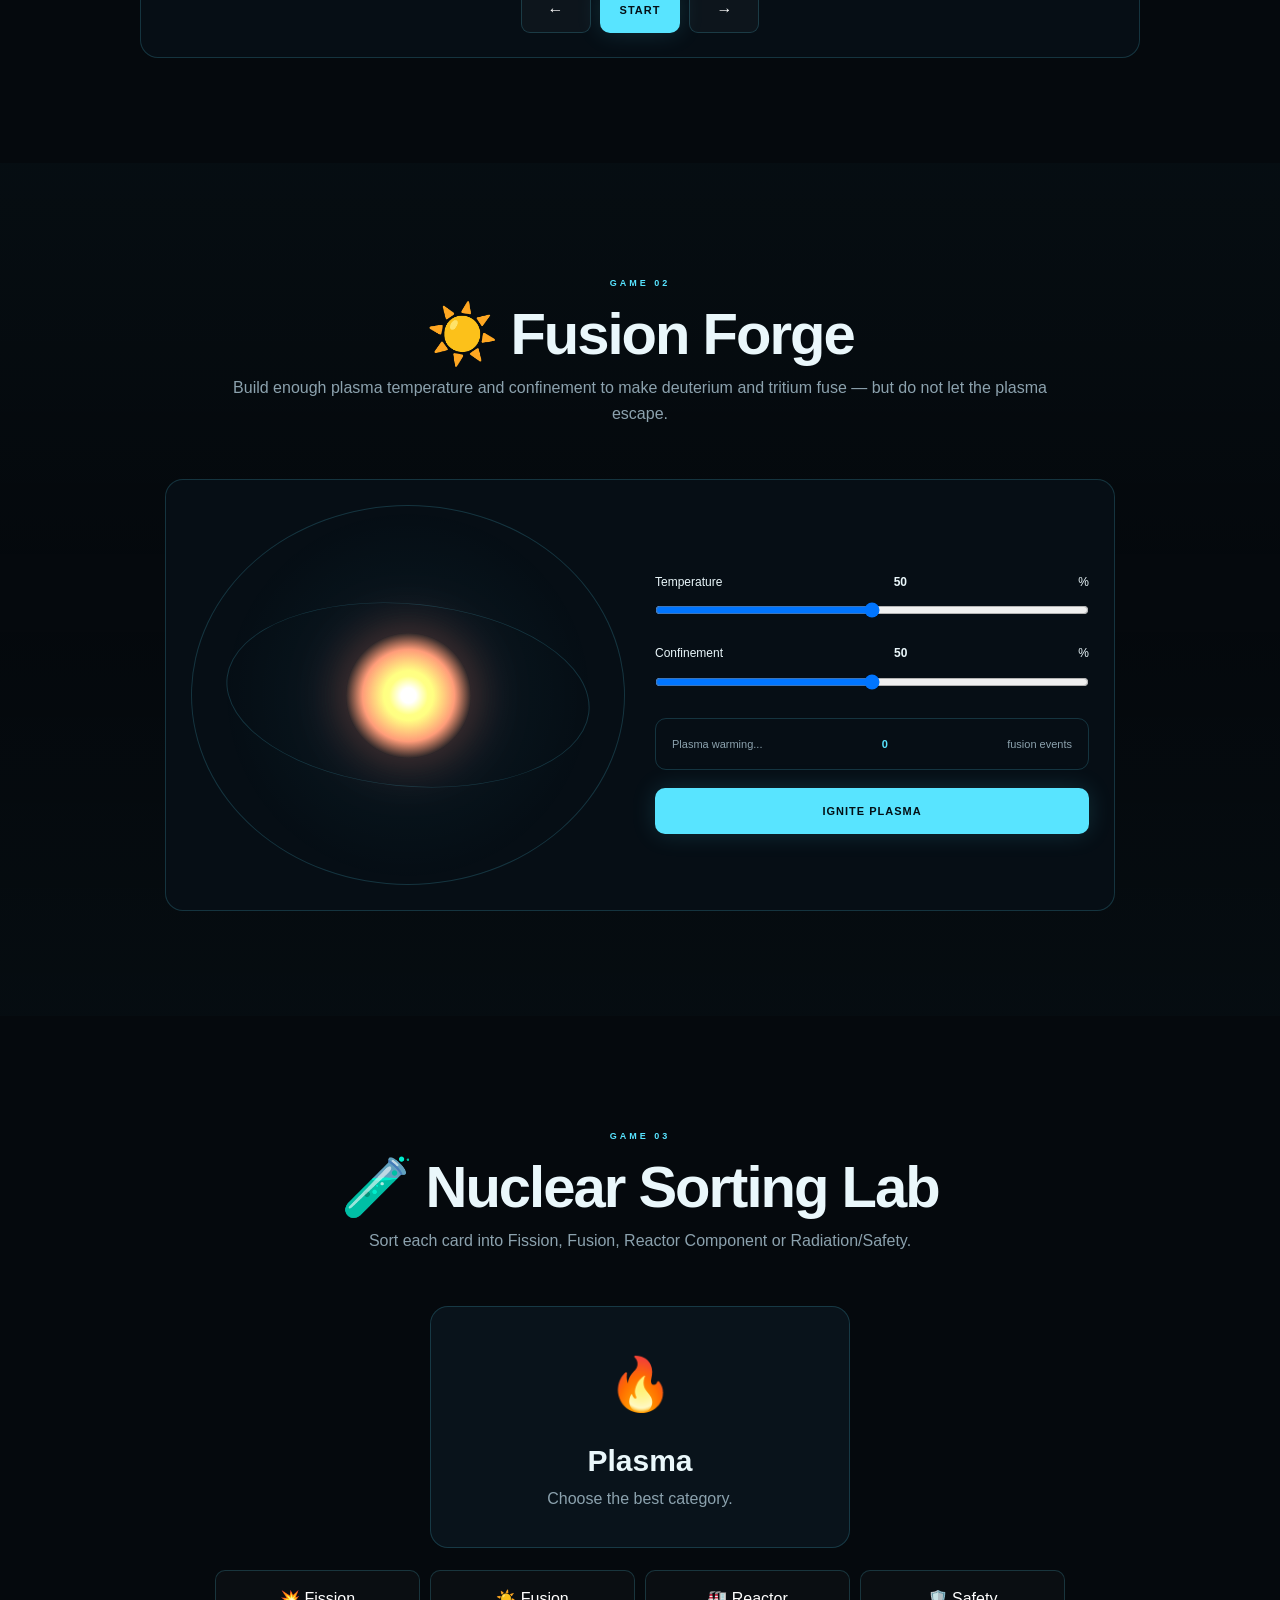
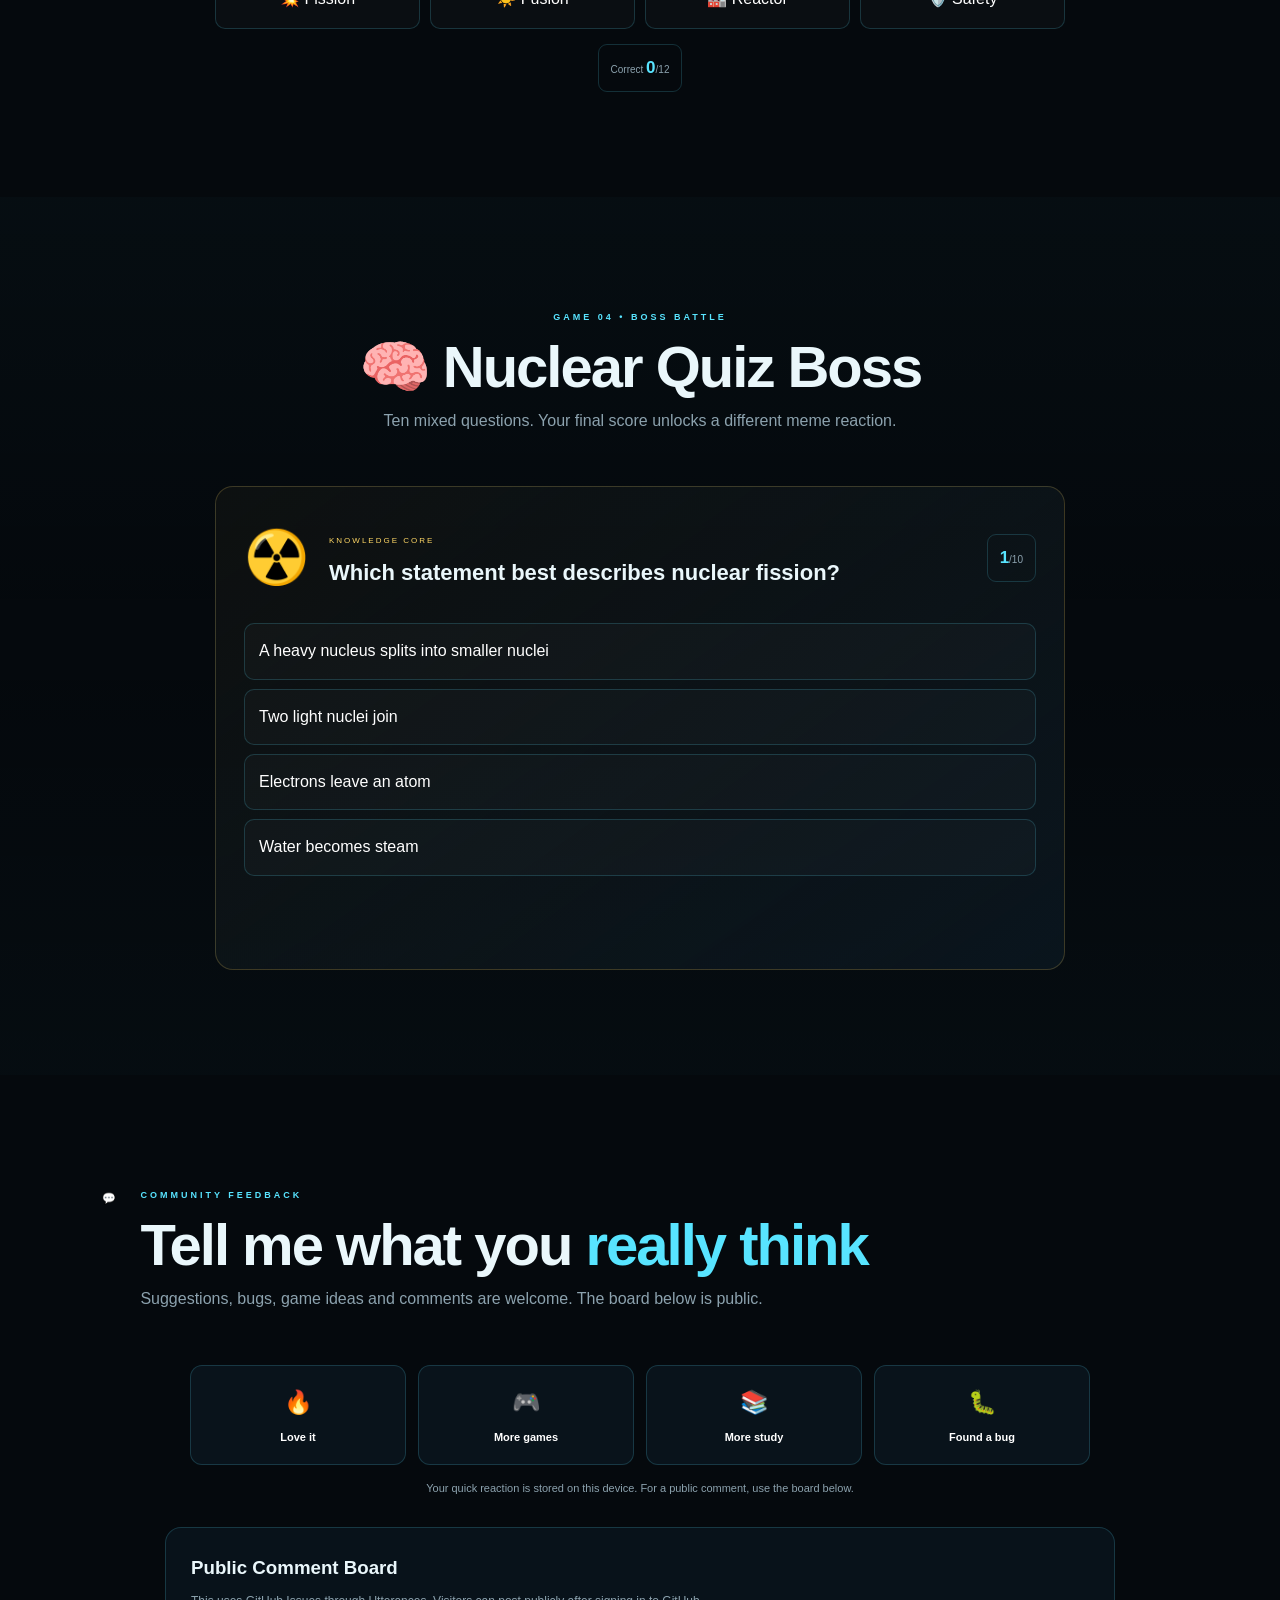
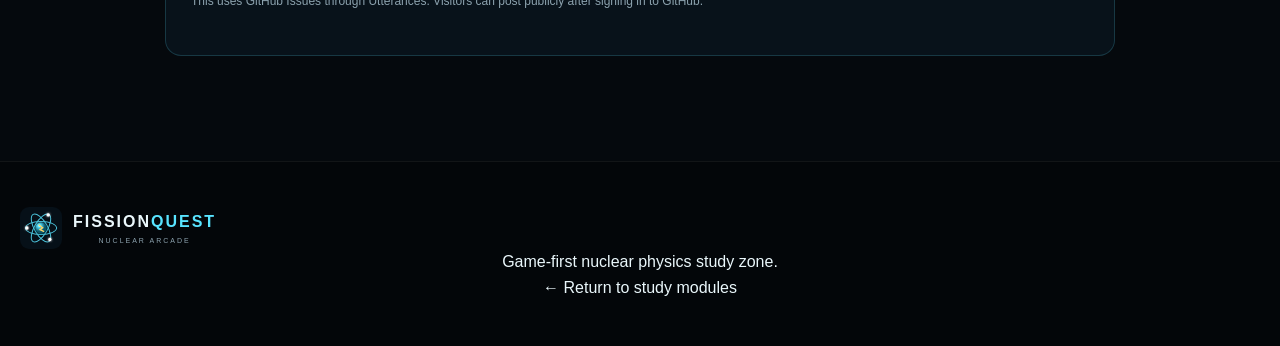
<file: games.html>
<!DOCTYPE html>
<html lang="en">
<head>
<meta charset="UTF-8"><meta name="viewport" content="width=device-width,initial-scale=1.0">
<meta name="theme-color" content="#061018"><title>FissionQuest Arcade</title>
<link rel="icon" href="favicon.svg" type="image/svg+xml"><link rel="stylesheet" href="style.css">
</head>
<body data-page="games">
<canvas id="starField"></canvas><div class="grid-bg"></div>
<header class="topbar">
<a class="brand" href="index.html"><img src="favicon.svg" alt=""><div><strong>FISSION<span>QUEST</span></strong><small>NUCLEAR ARCADE</small></div></a>
<nav id="mainNav"><a href="index.html">← Study Modules</a><a href="#dash">Neutron Dash</a><a href="#fusion-zone">Fusion Forge</a><a href="#quiz">Quiz Boss</a><a href="#feedback">Feedback</a></nav>
<div class="top-actions"><select id="langSelect"><option value="en">English</option><option value="zh">中文</option><option value="ms">Bahasa Melayu</option></select><div class="xp-pill">⚛ <b id="xpTop">0</b> XP</div><button id="menuBtn" class="menu-btn">☰</button></div>
</header>

<main>
<section class="arcade-hero">
  <div class="reveal"><span class="kicker">🎮 GAME-FIRST STUDY ZONE</span><h1 data-i18n-html="arcadeTitle">Welcome to the <span>Nuclear Arcade</span></h1><p data-i18n="arcadeText">This page is intentionally game-dominant. The science is hidden inside the mechanics, decisions and feedback.</p><a class="btn primary" href="#dash" data-i18n="playNow">START PLAYING</a></div>
  <div class="arcade-logo">⚛<span>FQ</span></div>
</section>

<section class="section-shell" id="dash">
<div class="section-head center reveal"><span class="eyebrow">GAME 01</span><h2>☄️ Neutron Dash</h2><p data-i18n="dashText">Steer a neutron through the reactor field. Collect U-235 and avoid absorber blocks.</p></div>
<div class="game-panel active reveal"><div class="game-intro"><div><h3>Neutron Dash</h3><p>← → / A D to move. Collect 10 U-235 targets.</p></div><div class="scorebox">Score <b id="dashScore">0</b>/10</div></div><canvas id="dashCanvas" width="920" height="440"></canvas><div class="mobile-controls"><button id="dashLeft">←</button><button id="dashStart" class="btn primary">START</button><button id="dashRight">→</button></div></div>
</section>

<section class="section-shell alt-bg" id="fusion-zone">
<div class="section-head center reveal"><span class="eyebrow">GAME 02</span><h2>☀️ Fusion Forge</h2><p data-i18n="fusionForgeText">Build enough plasma temperature and confinement to make deuterium and tritium fuse — but do not let the plasma escape.</p></div>
<div class="fusion-game reveal">
  <div class="fusion-core"><div id="plasmaBall"></div><div class="d-ion">D</div><div class="t-ion">T</div><div id="fusionFlash">He + n</div></div>
  <div class="fusion-controls">
    <label>Temperature <b id="tempVal">50</b>%</label><input id="tempSlider" type="range" min="0" max="100" value="50">
    <label>Confinement <b id="confVal">50</b>%</label><input id="confSlider" type="range" min="0" max="100" value="50">
    <div class="fusion-status"><span id="fusionState">Plasma warming...</span><b id="fusionScore">0</b> fusion events</div>
    <button id="fusionStart" class="btn primary">IGNITE PLASMA</button>
  </div>
</div>
</section>

<section class="section-shell" id="isotope-sort">
<div class="section-head center reveal"><span class="eyebrow">GAME 03</span><h2>🧪 Nuclear Sorting Lab</h2><p>Sort each card into Fission, Fusion, Reactor Component or Radiation/Safety.</p></div>
<div class="sort-game reveal">
  <div id="sortCard" class="sort-card"><span id="sortIcon">⚛</span><h3 id="sortTerm">U-235</h3><p id="sortHint">Where does this belong?</p></div>
  <div class="sort-zones"><button data-zone="fission">💥 Fission</button><button data-zone="fusion">☀️ Fusion</button><button data-zone="reactor">🏭 Reactor</button><button data-zone="safety">🛡️ Safety</button></div>
  <div class="scorebox">Correct <b id="sortScore">0</b>/12</div>
</div>
</section>

<section class="section-shell alt-bg" id="quiz">
<div class="section-head center reveal"><span class="eyebrow">GAME 04 • BOSS BATTLE</span><h2>🧠 Nuclear Quiz Boss</h2><p data-i18n="quizBossText">Ten mixed questions. Your final score unlocks a different meme reaction.</p></div>
<div class="boss-quiz reveal">
  <div class="boss-header"><div class="boss-face">☢️</div><div><small>KNOWLEDGE CORE</small><h3 id="bossQuestion">Loading...</h3></div><div class="scorebox"><b id="bossNo">1</b>/10</div></div>
  <div id="bossChoices" class="boss-choices"></div><p id="bossExplain"></p>
</div>
</section>

<section class="section-shell" id="feedback">
<div class="section-head reveal"><span class="chapter-no">💬</span><div><span class="eyebrow">COMMUNITY FEEDBACK</span><h2 data-i18n-html="feedbackTitle">Tell me what you <span>really think</span></h2><p data-i18n="feedbackText">Suggestions, bugs, game ideas and comments are welcome. The board below is public.</p></div></div>

<div class="feedback-cards reveal">
  <button class="reaction" data-reaction="🔥">🔥 <b>Love it</b></button>
  <button class="reaction" data-reaction="🎮">🎮 <b>More games</b></button>
  <button class="reaction" data-reaction="📚">📚 <b>More study</b></button>
  <button class="reaction" data-reaction="🐛">🐛 <b>Found a bug</b></button>
</div>
<div id="reactionSummary" class="reaction-summary">Your quick reaction is stored on this device. For a public comment, use the board below.</div>

<div class="comment-board reveal">
  <h3>Public Comment Board</h3>
  <p>This uses GitHub Issues through Utterances. Visitors can post publicly after signing in to GitHub.</p>
  <script src="https://utteranc.es/client.js"
          repo="stevexuan381/stevexuan381-UEEP2074-Nuclear-Physics-NuclearFission-Assignment-by-SteveXuan"
          issue-term="pathname"
          theme="github-dark"
          crossorigin="anonymous"
          async>
  </script>
  <noscript>Enable JavaScript to view comments.</noscript>
</div>
</section>
</main>

<div id="toast" class="toast"></div>
<div id="memeModal" class="meme-modal"><div class="meme-card"><button id="memeClose">×</button><div id="memeEmoji">😎</div><small>QUIZ RESULT</small><h2 id="memeTitle">Result</h2><p id="memeText"></p><div id="memeXP"></div></div></div>
<footer><div class="brand"><img src="favicon.svg" alt=""><div><strong>FISSION<span>QUEST</span></strong><small>NUCLEAR ARCADE</small></div></div><p>Game-first nuclear physics study zone.</p><a href="index.html">← Return to study modules</a></footer>
<script src="script.js"></script><script src="games.js"></script>
</body></html>
</file>
<file: style.css>
:root{
  --bg:#05090d;--bg2:#07131b;--panel:#0b1720;--panel2:#0e1e29;--text:#eaf7fb;
  --muted:#8ca2ae;--cyan:#58e4ff;--cyan2:#1ca9c8;--green:#6fffb0;--yellow:#ffd766;
  --orange:#ff9f50;--red:#ff6363;--border:rgba(88,228,255,.18);--shadow:0 22px 70px rgba(0,0,0,.42);
  --r:18px;
}
*{box-sizing:border-box;margin:0;padding:0}
html{scroll-behavior:smooth}
body{background:var(--bg);color:var(--text);font-family:Inter,Segoe UI,Arial,sans-serif;line-height:1.65;overflow-x:hidden}
button,input{font:inherit} button{cursor:pointer} a{color:inherit;text-decoration:none}
.star-field,.grid-bg{position:fixed;inset:0;z-index:-2;pointer-events:none}
.grid-bg{z-index:-1;background-image:linear-gradient(rgba(88,228,255,.025) 1px,transparent 1px),linear-gradient(90deg,rgba(88,228,255,.025) 1px,transparent 1px);background-size:52px 52px;mask-image:linear-gradient(to bottom,#000 20%,transparent 95%)}
.boot-screen{position:fixed;inset:0;z-index:9999;background:#030608;display:flex;flex-direction:column;align-items:center;justify-content:center;transition:.55s}
.boot-screen.hide{opacity:0;visibility:hidden}.boot-screen h1{font-size:20px;letter-spacing:7px;margin-top:20px}.boot-screen p{font-size:12px;color:var(--muted);letter-spacing:2px}
.boot-mark{width:100px;height:100px;position:relative}.boot-mark span{position:absolute;inset:10px;border:1px solid rgba(88,228,255,.35);border-radius:50%;animation:spin 2s linear infinite}.boot-mark span:nth-child(2){transform:rotate(60deg) scaleY(.55);animation-duration:1.6s}.boot-mark span:nth-child(3){transform:rotate(-60deg) scaleY(.55);animation-duration:1.2s}.boot-mark span:after{content:"";width:7px;height:7px;background:var(--cyan);box-shadow:0 0 14px var(--cyan);border-radius:50%;position:absolute;left:50%;top:-4px}.boot-mark b{position:absolute;inset:0;display:grid;place-items:center;font-size:34px;color:var(--cyan)}
.topbar{height:74px;position:fixed;inset:0 0 auto 0;z-index:1000;background:rgba(3,8,12,.8);backdrop-filter:blur(18px);border-bottom:1px solid rgba(255,255,255,.06);display:flex;align-items:center;justify-content:space-between;padding:0 clamp(18px,5vw,75px)}
.brand{display:flex;align-items:center;gap:11px}.brand img{width:42px;height:42px}.brand strong{display:block;font-size:16px;letter-spacing:2px}.brand strong span{color:var(--cyan)}.brand small{display:block;font-size:7px;color:var(--muted);letter-spacing:2px}
.topbar nav{display:flex;gap:25px}.topbar nav a{font-size:12px;color:var(--muted);transition:.2s}.topbar nav a:hover{color:var(--cyan)}
.top-actions{display:flex;align-items:center;gap:10px}.chip,.xp-pill{border:1px solid var(--border);background:rgba(88,228,255,.05);color:var(--text);border-radius:999px;padding:8px 12px;font-size:10px}.xp-pill b{color:var(--cyan)}
.menu-btn{display:none;background:none;border:0;color:#fff;font-size:22px}
.hero{max-width:1500px;margin:auto;min-height:100vh;display:grid;grid-template-columns:1.08fr .92fr;align-items:center;gap:35px;padding:130px clamp(22px,8vw,120px) 70px}
.kicker,.eyebrow{font-size:9px;letter-spacing:3px;font-weight:800;color:var(--cyan)}.kicker i{display:inline-block;width:7px;height:7px;background:var(--green);border-radius:50%;box-shadow:0 0 12px var(--green);margin-right:7px}
.hero h1{font-size:clamp(48px,7vw,94px);line-height:.96;letter-spacing:-5px;margin-top:22px}.hero h1 span,.section-head h2 span{color:var(--cyan)}.hero-copy>p{max-width:680px;color:var(--muted);font-size:17px;margin-top:24px}
.hero-buttons{display:flex;gap:12px;flex-wrap:wrap;margin-top:32px}.btn{display:inline-flex;align-items:center;justify-content:center;border-radius:10px;padding:13px 19px;font-weight:800;font-size:11px;letter-spacing:1px;border:1px solid transparent}
.btn.primary{background:var(--cyan);color:#041016;box-shadow:0 0 24px rgba(88,228,255,.15)}.btn.ghost{border-color:var(--border);background:rgba(255,255,255,.025)}
.hero-stats{display:flex;gap:45px;margin-top:48px}.hero-stats div{display:flex;flex-direction:column}.hero-stats b{font-size:27px;color:var(--cyan)}.hero-stats span{font-size:9px;color:var(--muted);letter-spacing:1px}
.hero-reactor{height:520px;position:relative;display:grid;place-items:center}.atom-orbit{width:390px;height:390px;position:absolute;border:1px solid rgba(88,228,255,.22);border-radius:50%;animation:spin 15s linear infinite}.atom-orbit.o2{transform:rotate(60deg) scaleY(.55);animation-duration:11s}.atom-orbit.o3{transform:rotate(-60deg) scaleY(.55);animation-duration:9s}.atom-orbit i{width:10px;height:10px;border-radius:50%;background:#fff;box-shadow:0 0 18px var(--cyan);position:absolute;left:50%;top:-5px}
.hero-nucleus{width:145px;height:145px;border:1px solid rgba(88,228,255,.4);border-radius:50%;display:grid;grid-template-columns:repeat(3,1fr);gap:2px;padding:27px;background:radial-gradient(circle,rgba(88,228,255,.12),rgba(255,255,255,.02));box-shadow:0 0 65px rgba(88,228,255,.14);z-index:2;animation:pulseN 2.8s ease-in-out infinite}.hero-nucleus span{width:28px;height:28px;border-radius:50%;display:grid;place-items:center;font-size:10px;font-weight:800}.hero-nucleus .p{background:radial-gradient(circle at 30% 30%,#fff,#ff6969 35%,#7a2323)}.hero-nucleus .n{background:radial-gradient(circle at 30% 30%,#fff,#8ca3af 35%,#344650)}
.scan-ring{position:absolute;width:230px;height:230px;border-radius:50%;border:1px dashed rgba(111,255,176,.22);animation:spin 8s linear infinite}.hero-readout{position:absolute;right:5%;bottom:35px;border:1px solid var(--border);background:rgba(4,10,14,.76);backdrop-filter:blur(12px);padding:14px 18px;border-radius:12px;text-align:center}.hero-readout small,.hero-readout span{display:block;color:var(--muted);font-size:8px;letter-spacing:2px}.hero-readout b{font-size:22px;color:var(--yellow)}
.section-shell{padding:105px clamp(20px,8vw,120px);position:relative}.alt-bg{background:linear-gradient(180deg,rgba(88,228,255,.025),rgba(0,0,0,0),rgba(88,228,255,.018))}.danger-bg{background:radial-gradient(circle at 70% 20%,rgba(255,99,99,.06),transparent 30%)}.future-bg{background:radial-gradient(circle at 20% 50%,rgba(111,255,176,.05),transparent 30%)}.arcade-bg{background:linear-gradient(180deg,rgba(255,215,102,.025),rgba(88,228,255,.025))}
.section-head{max-width:850px;display:flex;gap:22px;margin-bottom:52px}.section-head.center{display:block;text-align:center;margin:0 auto 52px}.chapter-no{color:var(--cyan);font-size:11px;letter-spacing:2px;padding-top:9px}.section-head h2{font-size:clamp(34px,5vw,58px);line-height:1.02;letter-spacing:-2px;margin-top:9px}.section-head p{color:var(--muted);margin-top:12px}
.mission-track{max-width:1200px;margin:auto;display:grid;grid-template-columns:repeat(5,1fr);gap:12px}.mission-track a{border:1px solid var(--border);background:linear-gradient(160deg,rgba(14,30,41,.88),rgba(5,10,15,.92));padding:22px;border-radius:14px;min-height:145px;transition:.25s}.mission-track a:hover{transform:translateY(-5px);border-color:rgba(88,228,255,.45)}.mission-track b{color:var(--cyan);font-size:11px}.mission-track span{display:block;font-size:16px;font-weight:800;margin-top:22px}.mission-track em{font-style:normal;color:var(--muted);font-size:9px;letter-spacing:1px}
.timeline{max-width:1050px;margin:auto;border-left:2px solid rgba(88,228,255,.26);padding-left:33px}.timeline-item{display:grid;grid-template-columns:125px 1fr;gap:20px;margin-bottom:26px;position:relative}.timeline-item:before{content:"";position:absolute;left:-41px;top:10px;width:14px;height:14px;background:var(--bg);border:2px solid var(--cyan);border-radius:50%;box-shadow:0 0 15px rgba(88,228,255,.3)}.timeline-item.hot:before{background:var(--yellow);border-color:var(--yellow)}.timeline-item time{color:var(--cyan);font-weight:900;letter-spacing:1px}.timeline-item>div{border:1px solid var(--border);background:rgba(11,23,32,.8);padding:24px;border-radius:14px}.timeline-item h3{font-size:19px}.timeline-item p{color:var(--muted);margin-top:7px;font-size:14px}.fact-btn{margin-top:13px;border:1px solid rgba(255,215,102,.25);background:rgba(255,215,102,.05);color:var(--yellow);border-radius:8px;padding:8px 11px;font-size:10px}
.meme-panel{max-width:900px;margin:45px auto 0;border:1px solid rgba(255,215,102,.2);background:linear-gradient(130deg,rgba(255,215,102,.06),rgba(11,23,32,.8));border-radius:16px;padding:22px;display:flex;align-items:center;gap:22px}.meme-face{font-size:54px}.meme-panel small{color:var(--yellow);font-size:8px;letter-spacing:2px}.meme-panel h3{font-size:21px;margin-top:4px}.meme-panel p{color:var(--muted)}
.concept-grid{display:grid;grid-template-columns:repeat(4,1fr);gap:14px;max-width:1250px;margin:auto}.concept-card{border:1px solid var(--border);background:rgba(11,23,32,.78);padding:25px;border-radius:15px}.concept-card>span{font-size:28px}.concept-card h3{margin-top:14px}.concept-card p{color:var(--muted);font-size:13px;margin-top:8px}
.fission-lab{max-width:1100px;margin:45px auto 0;border:1px solid var(--border);background:rgba(7,16,23,.9);border-radius:18px;overflow:hidden}.lab-title{padding:22px 25px;border-bottom:1px solid rgba(255,255,255,.05)}.lab-title span{font-size:8px;color:var(--cyan);letter-spacing:2px}.lab-title h3{font-size:21px}.fission-stage{height:430px;position:relative;overflow:hidden;background:radial-gradient(circle at center,rgba(88,228,255,.08),transparent 42%),radial-gradient(circle,rgba(88,228,255,.22) 1px,transparent 1px);background-size:auto,30px 30px}
.incoming-neutron,.out-n{width:28px;height:28px;border-radius:50%;display:grid;place-items:center;background:radial-gradient(circle at 30% 30%,#fff,#8da4b0 35%,#33434b);color:white;font-size:11px;font-weight:800;box-shadow:0 0 15px var(--cyan);position:absolute}.incoming-neutron{left:35px;top:50%;transform:translateY(-50%)}.u235{position:absolute;left:50%;top:50%;transform:translate(-50%,-50%);width:120px;height:120px;border-radius:50%;display:grid;place-items:center;background:radial-gradient(circle,#ee7474,#7d2525 58%,#351010);font-size:36px;font-weight:900;box-shadow:0 0 45px rgba(255,99,99,.35);z-index:2}.u235 small{position:absolute;left:25px;top:20px;font-size:11px}
.frag{position:absolute;left:50%;top:50%;transform:translate(-50%,-50%);width:68px;height:68px;border-radius:50%;display:grid;place-items:center;background:radial-gradient(circle,#ffd066,#b35e20);font-weight:900;opacity:0}.out-n{left:50%;top:50%;opacity:0}.energy-burst{position:absolute;left:50%;top:50%;width:20px;height:20px;border-radius:50%;transform:translate(-50%,-50%);background:var(--yellow);opacity:0}
.fission-stage.run .incoming-neutron{animation:shoot .75s ease-in forwards}.fission-stage.run .u235{animation:hit 1.05s ease forwards}.fission-stage.run .frag-a{animation:fragA 1.3s .72s ease-out forwards}.fission-stage.run .frag-b{animation:fragB 1.3s .72s ease-out forwards}.fission-stage.run .out1{animation:n1 1.3s .72s ease-out forwards}.fission-stage.run .out2{animation:n2 1.3s .72s ease-out forwards}.fission-stage.run .out3{animation:n3 1.3s .72s ease-out forwards}.fission-stage.run .energy-burst{animation:burst .8s .55s ease-out forwards}.lab-controls{display:flex;align-items:center;gap:18px;padding:18px 24px}.lab-controls span{color:var(--green);font-size:10px;letter-spacing:1px}.tiny-note{display:block;color:rgba(140,162,174,.7);font-size:9px}.fission-lab>.tiny-note{padding:0 24px 20px}
.binding-card{max-width:1100px;margin:30px auto;display:grid;grid-template-columns:1fr 1fr;gap:20px;border:1px solid var(--border);background:rgba(11,23,32,.72);border-radius:16px;padding:28px}.binding-card h3{font-size:24px;margin:6px 0 10px}.binding-card p{color:var(--muted);font-size:14px}.binding-visual svg{width:100%;height:auto}.binding-visual line{stroke:rgba(255,255,255,.24);stroke-width:2}.binding-visual path{fill:none;stroke:var(--cyan);stroke-width:4}.binding-visual circle{fill:var(--yellow)}.binding-visual text{fill:var(--muted);font-size:12px}
.criticality-grid{max-width:1100px;margin:auto;display:grid;grid-template-columns:repeat(3,1fr);gap:12px}.criticality-grid article{border:1px solid var(--border);padding:24px;border-radius:14px;background:rgba(11,23,32,.7)}.criticality-grid article.critical{border-color:rgba(111,255,176,.4);box-shadow:inset 0 0 30px rgba(111,255,176,.03)}.criticality-grid b{color:var(--cyan)}.criticality-grid h3{margin-top:7px}.criticality-grid p{font-size:13px;color:var(--muted)}
.energy-chain{max-width:1050px;margin:0 auto 40px;display:flex;align-items:center;justify-content:center;gap:16px;flex-wrap:wrap}.energy-chain div{min-width:120px;padding:18px;border:1px solid var(--border);background:rgba(11,23,32,.75);border-radius:14px;text-align:center;font-size:27px}.energy-chain b{display:block;font-size:11px;margin-top:4px}.energy-chain i{font-style:normal;color:var(--cyan);font-size:22px}
.reactor-explorer{max-width:1150px;margin:auto;display:grid;grid-template-columns:1fr 1fr;gap:45px;align-items:center}.reactor-diagram{text-align:center}.containment-shell{width:340px;height:430px;margin:auto;border:2px solid rgba(88,228,255,.38);border-radius:50% 50% 22% 22%;padding:35px;background:linear-gradient(90deg,rgba(255,255,255,.02),rgba(88,228,255,.05),rgba(255,255,255,.02));box-shadow:0 0 45px rgba(88,228,255,.06)}.pressure-vessel{height:100%;position:relative;border:1px solid rgba(88,228,255,.28);border-radius:40% 40% 20% 20%;overflow:hidden;background:#0b1d28}.water-zone{position:absolute;inset:30% 0 0;background:linear-gradient(rgba(88,228,255,.07),rgba(88,228,255,.18))}.fuel-bank{position:absolute;left:23%;right:23%;bottom:12%;height:48%;display:grid;grid-template-columns:repeat(3,1fr);gap:8px}.fuel-bank i{background:linear-gradient(#ffc069,#a85520);border-radius:8px;box-shadow:0 0 10px rgba(255,159,80,.25)}.control-bank{position:absolute;left:27%;right:27%;top:0;height:55%;display:grid;grid-template-columns:repeat(4,1fr);gap:8px;z-index:2}.control-bank i{background:linear-gradient(#a9bbc4,#39464c);border-radius:0 0 7px 7px}.core-glow{position:absolute;left:50%;bottom:26%;width:180px;height:70px;transform:translateX(-50%);background:radial-gradient(ellipse,rgba(255,99,99,.18),transparent 65%);filter:blur(10px)}.reactor-diagram small{font-size:8px;color:var(--muted);letter-spacing:2px}
.component-tabs{display:flex;flex-direction:column;gap:9px}.component-tabs>button{border:1px solid var(--border);background:rgba(11,23,32,.72);color:var(--text);border-radius:10px;padding:14px;text-align:left;transition:.2s}.component-tabs>button:hover{transform:translateX(5px);border-color:var(--cyan)}.component-info{border:1px solid var(--border);background:rgba(88,228,255,.03);padding:23px;border-radius:14px;margin-top:8px}.component-info h3{font-size:22px;margin:4px 0 7px}.component-info p{font-size:13px;color:var(--muted)}
.pwr-bwr{max-width:1100px;margin:45px auto 0;display:grid;grid-template-columns:1fr 1fr;gap:15px}.pwr-bwr article{border:1px solid var(--border);padding:27px;border-radius:15px;background:rgba(11,23,32,.7)}.pwr-bwr span{color:var(--cyan);font-weight:900}.pwr-bwr h3{margin-top:6px}.pwr-bwr p{color:var(--muted);font-size:13px;margin-top:9px}
.case-grid{display:grid;grid-template-columns:1fr 1fr;gap:18px;max-width:1200px;margin:auto}.case-card{border:1px solid rgba(255,99,99,.18);background:rgba(14,20,26,.86);border-radius:18px;padding:27px}.case-card header{display:flex;justify-content:space-between;font-size:9px;color:var(--red);letter-spacing:1px}.case-card header b{color:#fff}.case-visual{height:210px;margin:20px 0;border:1px solid rgba(255,255,255,.06);border-radius:13px;display:grid;place-items:center;position:relative;overflow:hidden;background:radial-gradient(circle,rgba(255,99,99,.08),transparent 55%)}.rbmk-core{width:180px;height:160px;border:1px solid rgba(255,255,255,.18);position:relative;display:flex;gap:10px;align-items:end;justify-content:center;padding:15px}.rbmk-core span{position:absolute;top:15px;color:var(--yellow);font-size:11px}.rbmk-core i{width:23px;height:95px;background:linear-gradient(#ff8d59,#6a2718);animation:heatPulse 1.5s infinite alternate}.fukushima .plant{font-size:70px}.fukushima .wave{position:absolute;left:30px;bottom:20px;font-size:56px}.fukushima .power-off{position:absolute;right:25px;top:25px;font-size:28px;color:var(--red)}.case-card h3{font-size:21px}.case-card>p{font-size:13px;color:var(--muted);margin-top:10px}.feedback-loop{margin:17px 0;padding:12px;border:1px solid rgba(255,215,102,.16);background:rgba(255,215,102,.04);border-radius:10px;display:flex;align-items:center;justify-content:center;gap:8px;flex-wrap:wrap;font-size:10px}.feedback-loop i{font-style:normal;color:var(--yellow)}.case-lesson strong{color:var(--yellow)}
.safety-note{max-width:1000px;margin:25px auto 0;border:1px solid rgba(111,255,176,.18);background:rgba(111,255,176,.035);padding:22px;border-radius:15px;display:flex;gap:18px;align-items:center}.safety-note>span{font-size:38px}.safety-note p{color:var(--muted);font-size:13px}
.future-cards{display:grid;grid-template-columns:repeat(4,1fr);gap:14px;max-width:1200px;margin:auto}.future-cards article{border:1px solid var(--border);background:rgba(11,23,32,.75);padding:24px;border-radius:15px}.future-cards b{font-size:20px;color:var(--cyan)}.future-cards h3{margin-top:10px}.future-cards p{color:var(--muted);font-size:13px;margin-top:7px}
.game-tabs{max-width:1000px;margin:0 auto 20px;display:flex;gap:8px;flex-wrap:wrap}.game-tab{flex:1;min-width:150px;border:1px solid var(--border);background:rgba(11,23,32,.7);color:var(--muted);padding:12px;border-radius:10px;font-size:11px;font-weight:800}.game-tab.active{background:var(--cyan);color:#041016}
.game-panel{display:none;max-width:1000px;margin:auto;border:1px solid var(--border);background:rgba(7,16,23,.9);border-radius:18px;padding:24px}.game-panel.active{display:block}.game-intro{display:flex;justify-content:space-between;gap:20px;align-items:start;margin-bottom:18px}.game-intro h3{font-size:25px;margin-top:4px}.game-intro p{color:var(--muted);font-size:13px;max-width:620px}.scorebox{border:1px solid var(--border);padding:9px 12px;border-radius:9px;white-space:nowrap;color:var(--muted);font-size:10px}.scorebox b{color:var(--cyan);font-size:17px}
#dashCanvas{width:100%;height:auto;border:1px solid rgba(88,228,255,.12);border-radius:12px;background:#06121a;display:block}.game-help{text-align:center;color:var(--muted);font-size:9px;margin-top:10px}.mobile-controls{display:flex;justify-content:center;gap:9px;margin-top:12px}.mobile-controls>button:not(.btn){min-width:70px;border:1px solid var(--border);background:rgba(255,255,255,.03);color:#fff;border-radius:9px}
.control-room{display:grid;grid-template-columns:1.15fr .85fr;gap:30px;align-items:center}.meter-labels{display:flex;justify-content:space-between;font-size:8px;color:var(--muted)}.meter-track{height:28px;margin-top:8px;background:linear-gradient(90deg,#2a80ba,#2a80ba 38%,#247b4e 38%,#247b4e 62%,#a43e3e 62%);border-radius:999px;position:relative}.critical-zone{position:absolute;left:44%;right:44%;inset-block:0;border-left:2px solid #fff;border-right:2px solid #fff;opacity:.65}#meterNeedle{position:absolute;width:5px;height:44px;background:#fff;top:-8px;left:50%;border-radius:4px;box-shadow:0 0 12px #fff;transition:left .18s}.k-readout{text-align:center;margin-top:22px;font-size:18px}.k-readout b{font-size:34px;color:var(--cyan)}
.rod-console label{display:flex;justify-content:space-between;font-size:12px}.rod-console input{width:100%;margin:15px 0}.rod-visual{height:180px;border:1px solid var(--border);border-radius:12px;position:relative;overflow:hidden;background:linear-gradient(#08131a,#0f2531)}#rodGraphic{width:70px;height:120px;position:absolute;left:50%;top:-40px;transform:translateX(-50%);background:linear-gradient(#bac8cf,#41515a);border-radius:0 0 9px 9px;transition:top .15s}.mini-core{position:absolute;left:50%;bottom:12px;transform:translateX(-50%);width:150px;height:70px;border-radius:50%;display:grid;place-items:center;color:#ffb16f;background:radial-gradient(ellipse,rgba(255,99,99,.28),rgba(255,99,99,.04));border:1px solid rgba(255,99,99,.2)}
.build-game{display:grid;grid-template-columns:.8fr 1.2fr;gap:24px;align-items:center}.parts-bin{display:flex;flex-direction:column;gap:9px}.draggable-part{border:1px solid var(--border);background:rgba(88,228,255,.035);padding:13px;border-radius:9px;cursor:grab}.draggable-part.placed{opacity:.35;pointer-events:none}.reactor-drop-map{height:430px;border:1px solid var(--border);border-radius:18px;position:relative;background:radial-gradient(circle,rgba(88,228,255,.05),transparent 55%)}.drop-zone{position:absolute;border:1px dashed rgba(88,228,255,.35);display:grid;place-items:center;text-align:center;color:rgba(140,162,174,.65);font-size:9px;border-radius:14px}.drop-zone.over{background:rgba(88,228,255,.08);border-color:var(--cyan)}.drop-zone.correct{background:rgba(111,255,176,.08);border-color:var(--green);color:var(--green)}.drop-zone.outer{inset:25px}.coolant-zone{inset:70px}.moderator-zone{inset:115px}.fuel-zone{left:40%;right:40%;top:150px;bottom:70px}.control-zone{left:42%;right:42%;top:45px;height:170px}.game-feedback{text-align:center;color:var(--muted);margin-top:15px;font-size:12px}
.quiz-box{max-width:760px;margin:auto}.quiz-box>h3{font-size:25px;margin:15px 0}.quiz-box #quizChoices{display:grid;gap:9px}.quiz-box button{border:1px solid var(--border);background:rgba(255,255,255,.025);color:#fff;text-align:left;padding:14px;border-radius:10px}.quiz-box button:hover{border-color:var(--cyan)}#quizExplanation{min-height:50px;color:var(--muted);font-size:12px;margin-top:15px}
.video-grid{display:grid;grid-template-columns:1fr 1fr;gap:18px;max-width:1150px;margin:auto}.video-card{border:1px solid var(--border);background:rgba(11,23,32,.75);padding:18px;border-radius:16px}.video-frame{aspect-ratio:16/9;border-radius:11px;overflow:hidden;background:#000}.video-frame iframe{width:100%;height:100%;border:0}.video-card>span{display:inline-block;margin-top:15px;color:var(--cyan);font-size:8px;letter-spacing:2px}.video-card h3{margin-top:5px}.video-card p{color:var(--muted);font-size:12px;margin-top:6px}
.tutor-bg{background:radial-gradient(circle at 15% 40%,rgba(88,228,255,.05),transparent 30%)}.tutor-wrap{max-width:1050px;margin:auto;display:grid;grid-template-columns:270px 1fr;border:1px solid var(--border);background:rgba(7,16,23,.9);border-radius:18px;overflow:hidden}.tutor-sidebar{padding:24px;border-right:1px solid rgba(255,255,255,.06)}.bot-avatar{width:70px;height:70px;display:grid;place-items:center;border-radius:50%;background:rgba(88,228,255,.08);border:1px solid var(--border);font-size:30px;box-shadow:0 0 30px rgba(88,228,255,.08)}.tutor-sidebar h3{margin-top:13px}.tutor-sidebar>p{color:var(--muted);font-size:11px;margin-bottom:16px}.suggestion{width:100%;border:1px solid var(--border);background:rgba(255,255,255,.02);color:var(--muted);padding:9px;border-radius:8px;text-align:left;font-size:10px;margin-top:7px}.chat{display:flex;flex-direction:column;min-height:500px}.chat-log{flex:1;padding:24px;overflow-y:auto;max-height:520px}.msg{max-width:82%;padding:12px 14px;border-radius:12px;margin-bottom:12px;font-size:12px}.msg b{display:block;font-size:9px;letter-spacing:1px;margin-bottom:4px}.msg.bot{background:rgba(88,228,255,.055);border:1px solid var(--border)}.msg.user{margin-left:auto;background:rgba(255,255,255,.055);border:1px solid rgba(255,255,255,.1)}.msg p{color:#c6d6de}.chat-input{display:flex;gap:8px;padding:14px;border-top:1px solid rgba(255,255,255,.06)}.chat-input input{flex:1;background:#071219;border:1px solid var(--border);color:#fff;border-radius:9px;padding:12px}.chat>.tiny-note{padding:0 14px 14px}
.references{padding-top:70px}.ref-grid{display:grid;grid-template-columns:repeat(3,1fr);gap:12px;max-width:1150px;margin:auto}.ref-grid a{border:1px solid var(--border);background:rgba(11,23,32,.68);padding:18px;border-radius:12px;display:flex;gap:12px;align-items:center}.ref-grid b{color:var(--cyan)}.ref-grid span{font-size:11px;color:var(--muted)}
.toast{position:fixed;left:50%;bottom:28px;transform:translate(-50%,20px);opacity:0;z-index:3000;border:1px solid var(--border);background:#0a151d;color:var(--cyan);padding:12px 18px;border-radius:10px;font-size:10px;font-weight:800;letter-spacing:1px;transition:.25s}.toast.show{opacity:1;transform:translate(-50%,0)}
.meme-modal{position:fixed;inset:0;z-index:5000;display:grid;place-items:center;background:rgba(0,0,0,.74);backdrop-filter:blur(8px);opacity:0;visibility:hidden;transition:.2s}.meme-modal.show{opacity:1;visibility:visible}.meme-card{width:min(430px,90vw);text-align:center;border:1px solid rgba(255,215,102,.25);background:linear-gradient(150deg,#101b23,#0a1117);padding:30px;border-radius:20px;position:relative;box-shadow:var(--shadow)}.meme-card>button{position:absolute;right:15px;top:10px;border:0;background:none;color:var(--muted);font-size:25px}.meme-emoji{font-size:70px}.meme-card small{display:block;color:var(--yellow);font-size:8px;letter-spacing:2px}.meme-card h2{margin-top:5px}.meme-card p{color:var(--muted);margin-top:8px}#memeXP{display:inline-block;margin-top:14px;padding:7px 10px;border:1px solid var(--border);color:var(--cyan);border-radius:999px;font-size:11px}
footer{text-align:center;padding:45px 20px;border-top:1px solid rgba(255,255,255,.06);background:#030609}.footer-brand{display:inline-flex;text-align:left}.footer-brand+ p{color:var(--muted);font-size:11px;margin-top:15px}
.reveal{opacity:0;transform:translateY(24px);transition:opacity .65s ease,transform .65s ease}.reveal.visible{opacity:1;transform:none}
@keyframes spin{to{transform:rotate(360deg)}}@keyframes pulseN{50%{transform:scale(1.05)}}@keyframes shoot{to{left:calc(50% - 15px)}}@keyframes hit{45%{transform:translate(-50%,-50%) scale(1.25);filter:brightness(2)}70%,100%{transform:translate(-50%,-50%) scale(.6);opacity:0}}@keyframes fragA{to{opacity:1;transform:translate(-220px,-70px)}}@keyframes fragB{to{opacity:1;transform:translate(150px,20px)}}@keyframes n1{to{opacity:1;transform:translate(-160px,-145px)}}@keyframes n2{to{opacity:1;transform:translate(170px,-120px)}}@keyframes n3{to{opacity:1;transform:translate(145px,120px)}}@keyframes burst{20%{opacity:1}100%{opacity:0;transform:translate(-50%,-50%) scale(16)}}@keyframes heatPulse{to{filter:brightness(1.5);box-shadow:0 0 18px rgba(255,99,99,.3)}}
@media(max-width:1100px){.topbar nav{display:none}.topbar nav.open{position:absolute;top:74px;left:0;right:0;display:flex;flex-direction:column;background:rgba(3,8,12,.97);padding:22px;border-bottom:1px solid var(--border)}.menu-btn{display:block}.hero{grid-template-columns:1fr;text-align:center}.hero-copy{display:flex;flex-direction:column;align-items:center}.hero-reactor{height:430px}.mission-track{grid-template-columns:repeat(3,1fr)}.concept-grid,.future-cards{grid-template-columns:repeat(2,1fr)}.ref-grid{grid-template-columns:repeat(2,1fr)}}
@media(max-width:800px){.chip{display:none}.hero h1{letter-spacing:-3px}.hero-reactor{height:380px}.atom-orbit{width:300px;height:300px}.mission-track,.concept-grid,.criticality-grid,.pwr-bwr,.case-grid,.future-cards,.video-grid,.reactor-explorer,.binding-card,.control-room,.build-game,.tutor-wrap{grid-template-columns:1fr}.timeline-item{grid-template-columns:1fr}.reactor-explorer{gap:25px}.tutor-sidebar{border-right:0;border-bottom:1px solid rgba(255,255,255,.06)}.ref-grid{grid-template-columns:1fr}.containment-shell{width:300px}.game-intro{flex-direction:column}.hero-stats{justify-content:center}.section-head{display:block}.chapter-no{display:block;margin-bottom:6px}}
@media(max-width:520px){.section-shell{padding:80px 17px}.hero{padding:110px 17px 55px}.hero h1{font-size:47px}.hero-stats{gap:22px}.mission-track{grid-template-columns:1fr}.atom-orbit{width:250px;height:250px}.hero-nucleus{width:120px;height:120px;padding:21px}.hero-nucleus span{width:24px;height:24px}.meme-panel{align-items:flex-start}.meme-face{font-size:42px}.fission-stage{height:330px}.containment-shell{width:260px;height:380px}.case-card{padding:20px}.game-panel{padding:16px}.parts-bin{display:grid;grid-template-columns:1fr 1fr}.reactor-drop-map{height:370px}.chat{min-height:430px}.chat-input{flex-direction:column}.hero-readout{display:none}}


/* ===== FISSIONQUEST V4 ADDITIONS ===== */
#langSelect{background:#08131b;color:var(--text);border:1px solid var(--border);border-radius:999px;padding:8px 10px;font-size:10px}
.arcade-link{color:var(--yellow)!important}.study-block{max-width:1050px;margin:0 auto 28px;border-left:3px solid var(--cyan);padding:20px 24px;background:rgba(88,228,255,.035);border-radius:0 12px 12px 0}.study-block p,.study-grid p{color:var(--muted);font-size:14px}
.study-grid{display:grid;grid-template-columns:repeat(2,1fr);gap:14px;max-width:1100px;margin:30px auto 0}.study-grid article{border:1px solid var(--border);background:rgba(11,23,32,.72);padding:22px;border-radius:14px}.study-grid h3{font-size:18px;margin-bottom:8px}
.exam-tip{margin-top:12px;padding:11px;border:1px solid rgba(255,215,102,.18);background:rgba(255,215,102,.04);border-radius:8px;color:#c9d7dd;font-size:11px}.exam-tip b{color:var(--yellow)}
.equation-panel{max-width:1100px;margin:30px auto;display:grid;grid-template-columns:1fr .7fr;gap:16px}.equation-panel>div{border:1px solid var(--border);background:rgba(11,23,32,.72);padding:24px;border-radius:14px}.equation-panel h3{margin:7px 0}.equation-panel p,.formula span{color:var(--muted);font-size:13px}.formula{display:flex;flex-direction:column;justify-content:center;text-align:center}.formula b{font-size:36px;color:var(--yellow);margin-bottom:10px}
.binding-curve svg{width:100%}.binding-curve line{stroke:rgba(255,255,255,.25);stroke-width:2}.binding-curve path{fill:none;stroke:var(--cyan);stroke-width:4}.binding-curve circle{fill:var(--yellow)}.binding-curve text{fill:var(--muted);font-size:12px}
.lab-head{display:flex;justify-content:space-between;align-items:center;padding:18px 24px;border-bottom:1px solid rgba(255,255,255,.05)}.lab-head>span{font-size:9px;color:var(--green)}.fission-lab>.btn{margin:18px 24px 8px}.mini-check{max-width:900px;margin:30px auto 0;border:1px solid var(--border);background:rgba(11,23,32,.7);padding:25px;border-radius:14px}.inline-choices{display:flex;gap:9px;flex-wrap:wrap;margin-top:15px}.inline-choices button{border:1px solid var(--border);background:rgba(255,255,255,.025);color:#fff;padding:10px 13px;border-radius:9px}.mini-check #quickFeedback{margin-top:12px;font-size:12px}
.physics-line{margin:14px 0;padding:10px;text-align:center;border:1px solid rgba(255,215,102,.2);background:rgba(255,215,102,.04);border-radius:9px;color:var(--yellow);font-weight:800;font-size:11px}.lesson b{color:var(--yellow)}
.big-icons{font-size:55px}.fusion-bridge{max-width:1050px;margin:35px auto 0;border:1px solid var(--border);background:linear-gradient(130deg,rgba(255,215,102,.04),rgba(88,228,255,.035));padding:25px;border-radius:16px;display:grid;grid-template-columns:110px 1fr;gap:20px;align-items:center}.fusion-sun{font-size:70px;text-align:center}.fusion-bridge p{color:var(--muted);font-size:13px;margin:8px 0 14px}
.arcade-hero{min-height:80vh;padding:140px clamp(20px,8vw,120px) 70px;display:grid;grid-template-columns:1fr .7fr;align-items:center;gap:40px;max-width:1400px;margin:auto}.arcade-hero h1{font-size:clamp(52px,7vw,90px);line-height:.95;letter-spacing:-4px;margin:18px 0}.arcade-hero h1 span{color:var(--yellow)}.arcade-hero p{color:var(--muted);max-width:650px;margin-bottom:25px}.arcade-logo{width:330px;height:330px;border:1px solid rgba(255,215,102,.25);border-radius:50%;display:grid;place-items:center;font-size:150px;color:var(--cyan);position:relative;box-shadow:0 0 80px rgba(88,228,255,.08)}.arcade-logo span{position:absolute;font-size:34px;font-weight:900;color:var(--yellow)}
.fusion-game{max-width:950px;margin:auto;display:grid;grid-template-columns:1fr 1fr;gap:30px;border:1px solid var(--border);background:rgba(7,16,23,.9);padding:25px;border-radius:18px}.fusion-core{height:380px;border:1px solid var(--border);border-radius:50%;position:relative;display:grid;place-items:center;background:radial-gradient(circle,rgba(255,215,102,.08),rgba(88,228,255,.03),transparent 65%);overflow:hidden}.fusion-core:before,.fusion-core:after{content:"";position:absolute;inset:28px;border:1px solid rgba(88,228,255,.18);border-radius:50%;transform:scaleY(.55) rotate(30deg)}.fusion-core:after{transform:scaleY(.55) rotate(-30deg)}#plasmaBall{width:130px;height:130px;border-radius:50%;background:radial-gradient(circle,#fff,#ffd766 22%,#ff785d 52%,rgba(255,99,99,.08) 72%);box-shadow:0 0 55px rgba(255,99,99,.35);transition:.25s}.d-ion,.t-ion{position:absolute;width:45px;height:45px;border-radius:50%;display:grid;place-items:center;font-weight:900;background:var(--cyan);color:#041016}.d-ion{left:22%;top:47%}.t-ion{right:22%;top:47%;background:var(--yellow)}#fusionFlash{position:absolute;opacity:0;font-size:28px;font-weight:900;color:#fff;text-shadow:0 0 20px #fff}.fusion-controls{display:flex;flex-direction:column;justify-content:center}.fusion-controls label{display:flex;justify-content:space-between;font-size:12px;margin-top:16px}.fusion-controls input{width:100%;margin:10px 0}.fusion-status{margin:18px 0;padding:16px;border:1px solid var(--border);border-radius:11px;display:flex;justify-content:space-between;color:var(--muted);font-size:11px}.fusion-status b{color:var(--cyan)}
.sort-game{max-width:850px;margin:auto;text-align:center}.sort-card{width:min(420px,90%);margin:0 auto 22px;border:1px solid var(--border);background:rgba(11,23,32,.8);padding:35px;border-radius:18px}.sort-card>span{font-size:52px}.sort-card h3{font-size:30px;margin-top:8px}.sort-card p{color:var(--muted)}.sort-zones{display:grid;grid-template-columns:repeat(4,1fr);gap:10px}.sort-zones button{border:1px solid var(--border);background:rgba(255,255,255,.025);color:#fff;padding:15px;border-radius:10px}.sort-game>.scorebox{display:inline-block;margin-top:15px}
.boss-quiz{max-width:850px;margin:auto;border:1px solid rgba(255,215,102,.2);background:linear-gradient(145deg,rgba(255,215,102,.035),rgba(11,23,32,.88));padding:28px;border-radius:18px}.boss-header{display:grid;grid-template-columns:70px 1fr auto;gap:15px;align-items:center}.boss-face{font-size:52px}.boss-header small{color:var(--yellow);font-size:8px;letter-spacing:2px}.boss-header h3{font-size:22px;margin-top:4px}.boss-choices{display:grid;gap:9px;margin-top:22px}.boss-choices button{border:1px solid var(--border);background:rgba(255,255,255,.025);color:#fff;text-align:left;padding:14px;border-radius:10px}.boss-choices button:hover{border-color:var(--cyan)}#bossExplain{min-height:50px;color:var(--muted);font-size:12px;margin-top:15px}
.feedback-cards{display:grid;grid-template-columns:repeat(4,1fr);gap:12px;max-width:900px;margin:auto}.reaction{border:1px solid var(--border);background:rgba(11,23,32,.75);color:#fff;padding:18px;border-radius:12px;font-size:23px}.reaction b{display:block;font-size:11px;margin-top:6px}.reaction-summary{max-width:900px;margin:14px auto 30px;text-align:center;color:var(--muted);font-size:11px}.comment-board{max-width:950px;margin:auto;border:1px solid var(--border);background:rgba(11,23,32,.72);padding:25px;border-radius:16px}.comment-board p{color:var(--muted);font-size:12px;margin:8px 0 18px}
@media(max-width:800px){#langSelect{max-width:95px}.study-grid,.equation-panel,.fusion-bridge,.arcade-hero,.fusion-game{grid-template-columns:1fr}.arcade-logo{width:240px;height:240px;font-size:105px;margin:auto}.sort-zones,.feedback-cards{grid-template-columns:1fr 1fr}.boss-header{grid-template-columns:55px 1fr}.boss-header>.scorebox{grid-column:2}.fusion-core{height:310px}}
@media(max-width:520px){.top-actions #langSelect{display:block}.sort-zones,.feedback-cards{grid-template-columns:1fr}.inline-choices{flex-direction:column}.arcade-hero h1{font-size:48px}.fusion-bridge{grid-template-columns:1fr}.fusion-sun{font-size:55px}}


/* =========================================================
   FISSIONQUEST V4.3.1 — VISUAL REPAIR
   Keeps the V4.3 quiz/music behavior unchanged.
   ========================================================= */

/* ---------- MOVING BACKGROUND FIX ---------- */
html{
  background:#05090d;
}

body{
  background:transparent !important;
  position:relative;
  min-height:100vh;
}

/* HTML uses id="starField", not class="star-field". */
#starField,
.grid-bg{
  position:fixed !important;
  inset:0 !important;
  width:100vw !important;
  height:100vh !important;
  pointer-events:none !important;
  z-index:0 !important;
}

/* Put all real page content above the animated canvas. */
main,
footer{
  position:relative;
  z-index:1;
}

.topbar{
  z-index:1000 !important;
}

/* Soft drifting background glow so the page never looks fully static. */
body::before,
body::after{
  content:"";
  position:fixed;
  width:44vw;
  height:44vw;
  border-radius:50%;
  pointer-events:none;
  z-index:0;
  filter:blur(80px);
  opacity:.075;
}

body::before{
  top:10vh;
  left:-18vw;
  background:radial-gradient(circle,rgba(88,228,255,.75),transparent 68%);
  animation:fqAmbientOne 18s ease-in-out infinite alternate;
}

body::after{
  right:-18vw;
  bottom:-10vh;
  background:radial-gradient(circle,rgba(111,255,176,.5),transparent 68%);
  animation:fqAmbientTwo 22s ease-in-out infinite alternate;
}

@keyframes fqAmbientOne{
  from{transform:translate3d(0,0,0) scale(1)}
  to{transform:translate3d(12vw,10vh,0) scale(1.14)}
}
@keyframes fqAmbientTwo{
  from{transform:translate3d(0,0,0) scale(1)}
  to{transform:translate3d(-12vw,-9vh,0) scale(1.12)}
}

/* ---------- OPENING / HERO SPACE FIX ---------- */
.hero{
  min-height:88vh !important;
  padding-top:105px !important;
  padding-bottom:45px !important;
}

/* Do not leave the hero looking blank while reveal JS initializes. */
.hero > .reveal{
  opacity:1 !important;
  transform:none !important;
}

.hero-reactor{
  height:440px !important;
}

/* Make each atomic orbit keep its intended angle while rotating. */
.atom-orbit.o1{
  animation:fqOrbit1 14s linear infinite !important;
}
.atom-orbit.o2{
  animation:fqOrbit2 11s linear infinite !important;
}
.atom-orbit.o3{
  animation:fqOrbit3 9s linear infinite !important;
}

@keyframes fqOrbit1{
  from{transform:rotate(0deg)}
  to{transform:rotate(360deg)}
}
@keyframes fqOrbit2{
  from{transform:rotate(60deg) scaleY(.55)}
  to{transform:rotate(420deg) scaleY(.55)}
}
@keyframes fqOrbit3{
  from{transform:rotate(-60deg) scaleY(.55)}
  to{transform:rotate(300deg) scaleY(.55)}
}

/* ---------- REACTOR GIANT-BLOCK FIX ---------- */
/* Current HTML uses .vessel. This must be the positioning parent. */
.reactor-diagram .containment-shell{
  position:relative;
}

.reactor-diagram .vessel{
  width:100%;
  height:100%;
  position:relative !important;
  border:1px solid rgba(88,228,255,.28);
  border-radius:40% 40% 20% 20%;
  overflow:hidden !important;
  background:#0b1d28;
}

/* Explicitly constrain all reactor internals to the vessel. */
.reactor-diagram .water-zone{
  position:absolute !important;
  inset:30% 0 0 !important;
  background:linear-gradient(rgba(88,228,255,.07),rgba(88,228,255,.18));
  z-index:0;
}

.reactor-diagram .fuel-bank{
  position:absolute !important;
  left:23% !important;
  right:23% !important;
  bottom:12% !important;
  height:48% !important;
  display:grid !important;
  grid-template-columns:repeat(3,1fr) !important;
  gap:8px !important;
  z-index:1;
}

.reactor-diagram .control-bank{
  position:absolute !important;
  left:27% !important;
  right:27% !important;
  top:0 !important;
  height:55% !important;
  display:grid !important;
  grid-template-columns:repeat(4,1fr) !important;
  gap:8px !important;
  z-index:2;
}

/* Prevent any inherited/global <i> sizing from blowing up the rods. */
.reactor-diagram .fuel-bank i,
.reactor-diagram .control-bank i{
  display:block !important;
  width:auto !important;
  min-width:0 !important;
  max-width:100% !important;
  position:static !important;
  transform:none !important;
}

.reactor-diagram .fuel-bank i{
  height:100% !important;
  background:linear-gradient(#ffc069,#a85520);
  border-radius:8px;
  box-shadow:0 0 10px rgba(255,159,80,.25);
}

.reactor-diagram .control-bank i{
  height:100% !important;
  background:linear-gradient(#a9bbc4,#39464c);
  border-radius:0 0 7px 7px;
}

/* ---------- RESPONSIVE HERO REPAIR ---------- */
@media(max-width:1100px){
  .hero{
    min-height:auto !important;
    padding-top:110px !important;
  }
  .hero-reactor{
    height:390px !important;
  }
}

@media(max-width:800px){
  .hero-reactor{
    height:340px !important;
  }
  .atom-orbit{
    width:285px !important;
    height:285px !important;
  }
}

@media(max-width:520px){
  .hero{
    padding-top:95px !important;
    padding-bottom:35px !important;
  }
  .hero-reactor{
    height:285px !important;
  }
  .atom-orbit{
    width:235px !important;
    height:235px !important;
  }
}


/* =========================================================
   FISSIONQUEST V4.3.2 — 2D LAB + NUCLEUS TUTOR REPAIR
   ========================================================= */

/* ---------- 2D FISSION LAB ---------- */
.fission-lab{
  overflow:hidden;
}

.fission-stage{
  position:relative !important;
  overflow:hidden !important;
  min-height:390px;
}

/* Exact current HTML class names */
.fission-stage .incoming-neutron{
  position:absolute !important;
  left:3% !important;
  top:50% !important;
  transform:translateY(-50%) !important;
  z-index:4;
}

.fission-stage .u235{
  position:absolute !important;
  left:50% !important;
  top:50% !important;
  transform:translate(-50%,-50%) !important;
  z-index:4;
}

.fission-stage .frag{
  position:absolute !important;
  left:50% !important;
  top:50% !important;
  transform:translate(-50%,-50%);
  width:70px !important;
  height:70px !important;
  border-radius:50%;
  display:grid !important;
  place-items:center;
  opacity:0;
  z-index:5;
  background:radial-gradient(circle at 32% 28%,#ffd777,#d1772d 50%,#7c3414);
  color:#fff;
  font-weight:900;
  box-shadow:0 0 24px rgba(255,170,85,.25);
}

.fission-stage .outn{
  position:absolute !important;
  left:50% !important;
  top:50% !important;
  transform:translate(-50%,-50%);
  width:30px !important;
  height:30px !important;
  border-radius:50%;
  display:grid !important;
  place-items:center;
  opacity:0;
  z-index:6;
  background:radial-gradient(circle at 30% 30%,#fff,#93aab6 38%,#35434a);
  color:#fff;
  font-weight:800;
  box-shadow:0 0 16px rgba(88,228,255,.65);
}

.fission-stage .burst{
  position:absolute !important;
  left:50% !important;
  top:50% !important;
  transform:translate(-50%,-50%);
  width:24px !important;
  height:24px !important;
  border-radius:50%;
  opacity:0;
  z-index:3;
  background:#ffd766;
  box-shadow:0 0 28px #ffd766,0 0 75px rgba(255,215,102,.65);
}

/* Run sequence */
.fission-stage.run .incoming-neutron{
  animation:fqIncomingNeutron .72s ease-in forwards !important;
}

.fission-stage.run .u235{
  animation:fqU235Shake .72s .58s ease-in-out forwards !important;
}

.fission-stage.run .burst{
  animation:fqFissionBurst .72s .75s ease-out forwards !important;
}

.fission-stage.run .fa{
  animation:fqFragA 1.25s .92s ease-out forwards !important;
}

.fission-stage.run .fb{
  animation:fqFragB 1.25s .92s ease-out forwards !important;
}

.fission-stage.run .n1{
  animation:fqOutN1 1.25s .9s ease-out forwards !important;
}

.fission-stage.run .n2{
  animation:fqOutN2 1.25s .9s ease-out forwards !important;
}

.fission-stage.run .n3{
  animation:fqOutN3 1.25s .9s ease-out forwards !important;
}

/* clean resting state */
.fission-stage:not(.run) .frag,
.fission-stage:not(.run) .outn,
.fission-stage:not(.run) .burst{
  opacity:0 !important;
  animation:none !important;
}

@keyframes fqIncomingNeutron{
  0%{left:3%;opacity:1}
  82%{left:46%;opacity:1}
  100%{left:49%;opacity:0}
}

@keyframes fqU235Shake{
  0%{transform:translate(-50%,-50%) scale(1)}
  25%{transform:translate(-49%,-50%) scale(1.04)}
  50%{transform:translate(-51%,-50%) scale(1.08)}
  75%{transform:translate(-49%,-50%) scale(1.05)}
  100%{transform:translate(-50%,-50%) scale(.15);opacity:0}
}

@keyframes fqFissionBurst{
  0%{opacity:0;transform:translate(-50%,-50%) scale(.2)}
  35%{opacity:1;transform:translate(-50%,-50%) scale(4)}
  100%{opacity:0;transform:translate(-50%,-50%) scale(9)}
}

@keyframes fqFragA{
  0%{opacity:0;transform:translate(-50%,-50%) scale(.3)}
  15%{opacity:1}
  100%{opacity:1;transform:translate(-240%,-115%) scale(1)}
}

@keyframes fqFragB{
  0%{opacity:0;transform:translate(-50%,-50%) scale(.3)}
  15%{opacity:1}
  100%{opacity:1;transform:translate(140%,18%) scale(1)}
}

@keyframes fqOutN1{
  0%{opacity:0;transform:translate(-50%,-50%)}
  15%{opacity:1}
  100%{opacity:1;transform:translate(520%,-450%)}
}

@keyframes fqOutN2{
  0%{opacity:0;transform:translate(-50%,-50%)}
  15%{opacity:1}
  100%{opacity:1;transform:translate(620%,180%)}
}

@keyframes fqOutN3{
  0%{opacity:0;transform:translate(-50%,-50%)}
  15%{opacity:1}
  100%{opacity:1;transform:translate(-720%,300%)}
}

/* ---------- NUCLEUS TUTOR ---------- */
.tutor-wrap{
  overflow:hidden;
}

.tutor-wrap > aside{
  padding:24px !important;
  border-right:1px solid rgba(255,255,255,.06);
  background:linear-gradient(180deg,rgba(88,228,255,.03),rgba(255,255,255,.01));
}

.tutor-wrap > aside .suggestion{
  display:block;
  width:100%;
  margin:8px 0 0;
}

.tutor-wrap .chat{
  min-width:0;
  display:flex;
  flex-direction:column;
}

#chatLog{
  min-height:360px;
  max-height:510px;
  overflow-y:auto !important;
  scroll-behavior:smooth;
  padding:18px;
}

.msg{
  max-width:84%;
  overflow-wrap:anywhere;
  word-break:break-word;
}

.msg.user{
  margin-left:auto;
}

#chatForm{
  display:flex !important;
  gap:10px;
  padding:14px;
  border-top:1px solid rgba(255,255,255,.06);
  background:rgba(4,11,16,.72);
}

#chatInput{
  flex:1 1 auto;
  min-width:0;
  width:auto !important;
  border:1px solid var(--border);
  background:#071219;
  color:var(--text);
  border-radius:10px;
  padding:12px 14px;
  outline:none;
}

#chatInput:focus{
  border-color:var(--cyan);
  box-shadow:0 0 0 3px rgba(88,228,255,.07);
}

#chatForm .btn{
  flex:0 0 auto;
}

.msg.typing p::after{
  content:"";
  display:inline-block;
  width:24px;
  height:7px;
  margin-left:5px;
  vertical-align:middle;
  background:
    radial-gradient(circle,#58e4ff 2px,transparent 3px) 0 50%/8px 8px repeat-x;
  animation:fqTyping .8s linear infinite;
}

@keyframes fqTyping{
  0%,100%{opacity:.25}
  50%{opacity:1}
}

@media(max-width:800px){
  .tutor-wrap > aside{
    border-right:0;
    border-bottom:1px solid rgba(255,255,255,.06);
  }
  .fission-stage{
    min-height:320px;
  }
}

@media(max-width:520px){
  #chatForm{
    flex-direction:column;
  }
  #chatForm .btn{
    width:100%;
  }
  .fission-stage{
    min-height:280px;
  }
}


/* =========================================================
   FISSIONQUEST V4.3.4 — EXACT NEUTRON TRAJECTORY
   ========================================================= */

/* Keep the neutron at its launch point; JS moves it to the
   actual U-235 centre using measured element coordinates. */
.fission-stage.run .incoming-neutron{
  animation:none !important;
}

/* Make the path visually clearer. */
.fission-stage .incoming-neutron{
  will-change:transform,opacity;
}

/* Small collision glow at the moment of impact. */
.fission-stage.impact .u235{
  box-shadow:
    0 0 45px rgba(255,99,99,.42),
    0 0 80px rgba(255,215,102,.32),
    0 0 120px rgba(88,228,255,.18);
}


/* ===== V4.3.5 ABSOLUTE NEUTRON MOVEMENT FIX ===== */
.fission-stage.run .incoming-neutron{
  animation:none !important;
}

.fission-stage .incoming-neutron{
  position:absolute !important;
  z-index:10 !important;
  will-change:left,top,opacity,transform;
}


/* ===== V4.3.6 FORCED NEUTRON MOVEMENT ===== */
.fission-stage .incoming-neutron{
  transition:none !important;
  will-change:left,top,transform,opacity;
}

.fission-stage::after{
  content:"";
  position:absolute;
  left:6%;
  right:50%;
  top:50%;
  height:1px;
  background:linear-gradient(90deg,rgba(88,228,255,.05),rgba(88,228,255,.20),transparent);
  pointer-events:none;
  opacity:.35;
}
</file>
